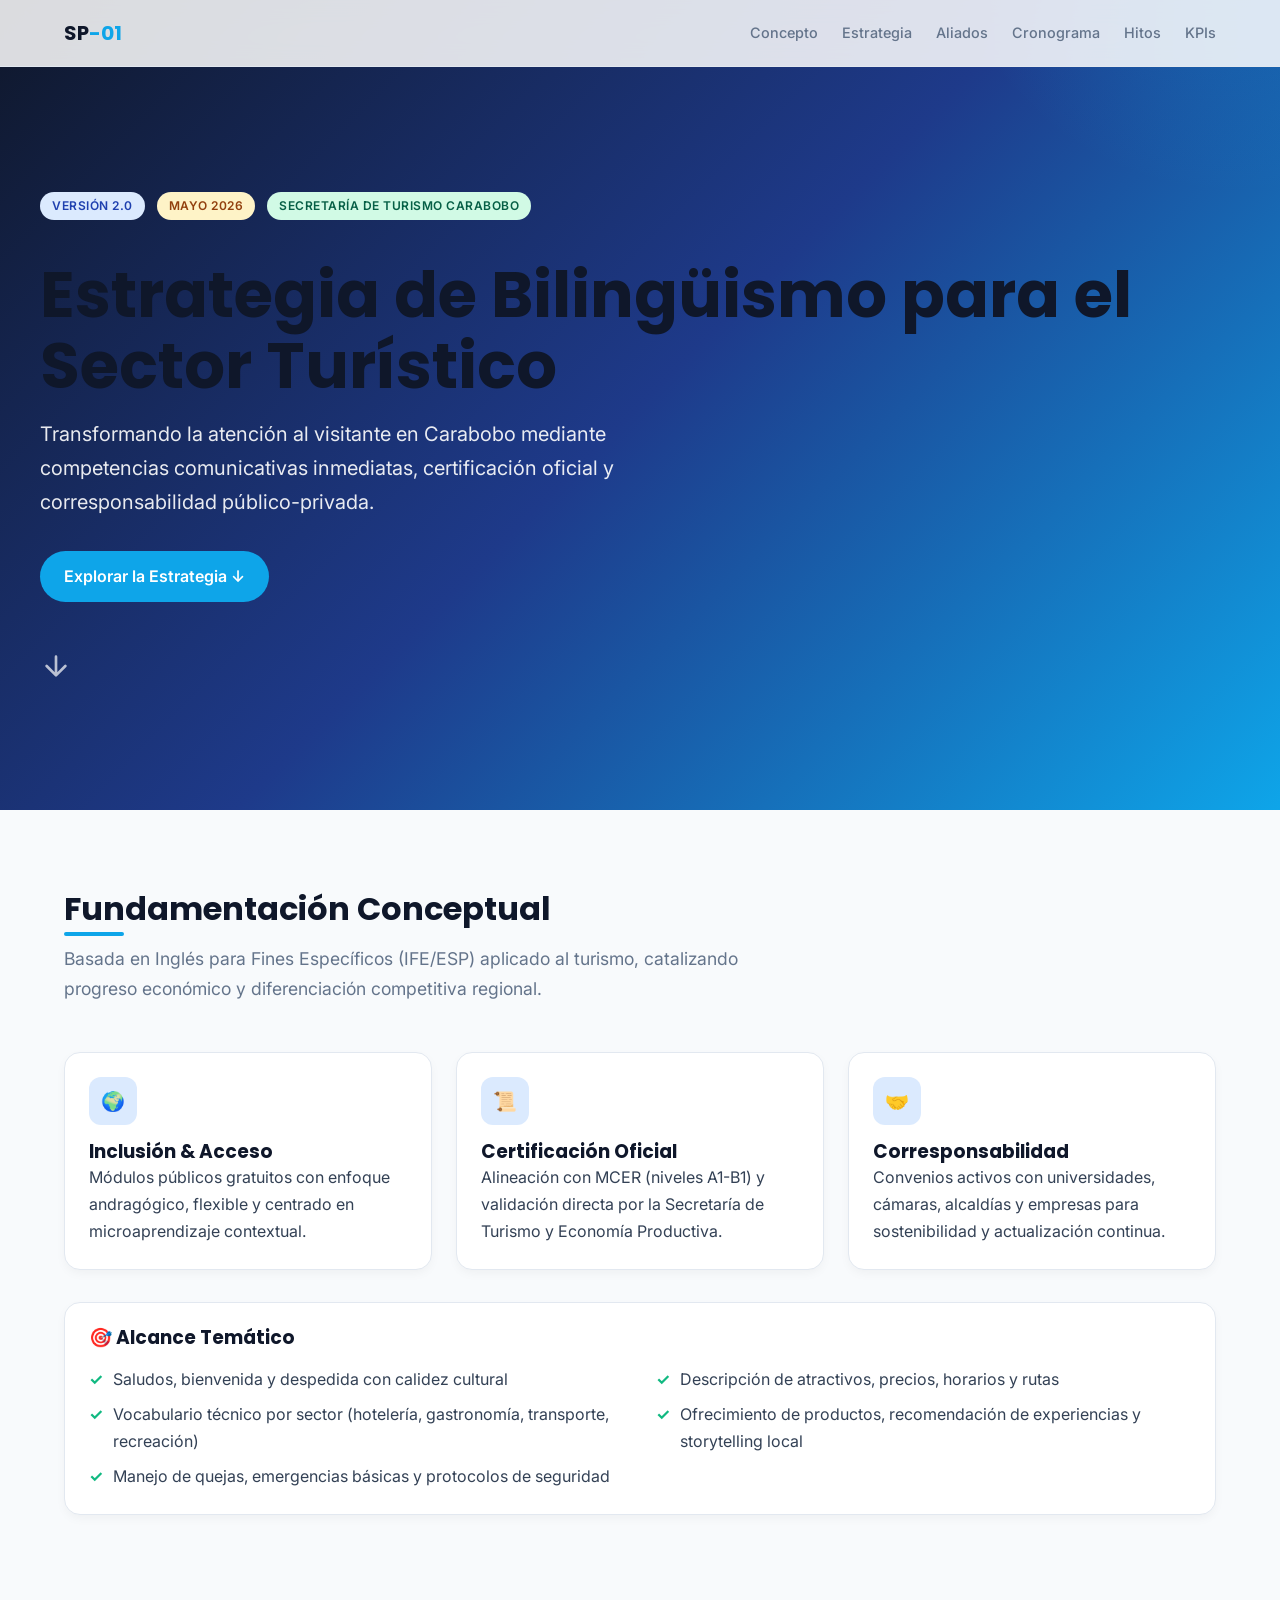
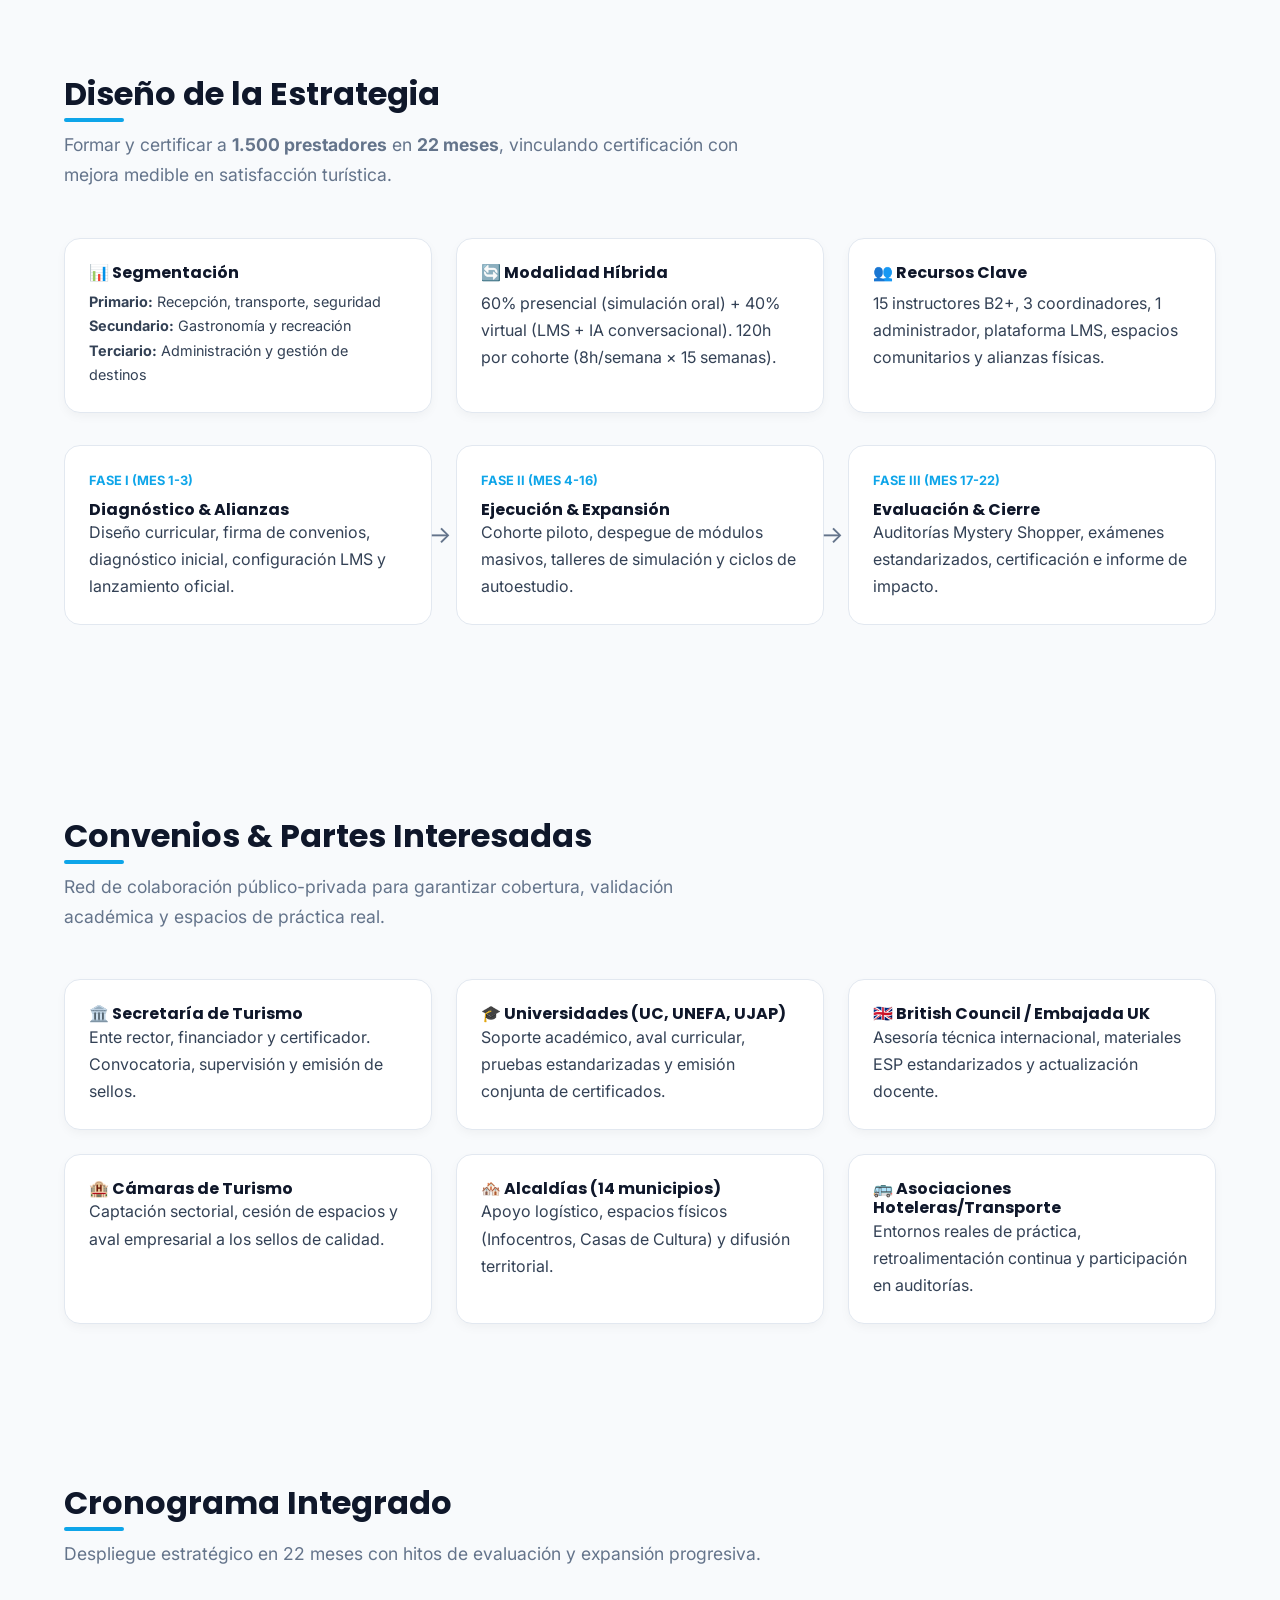
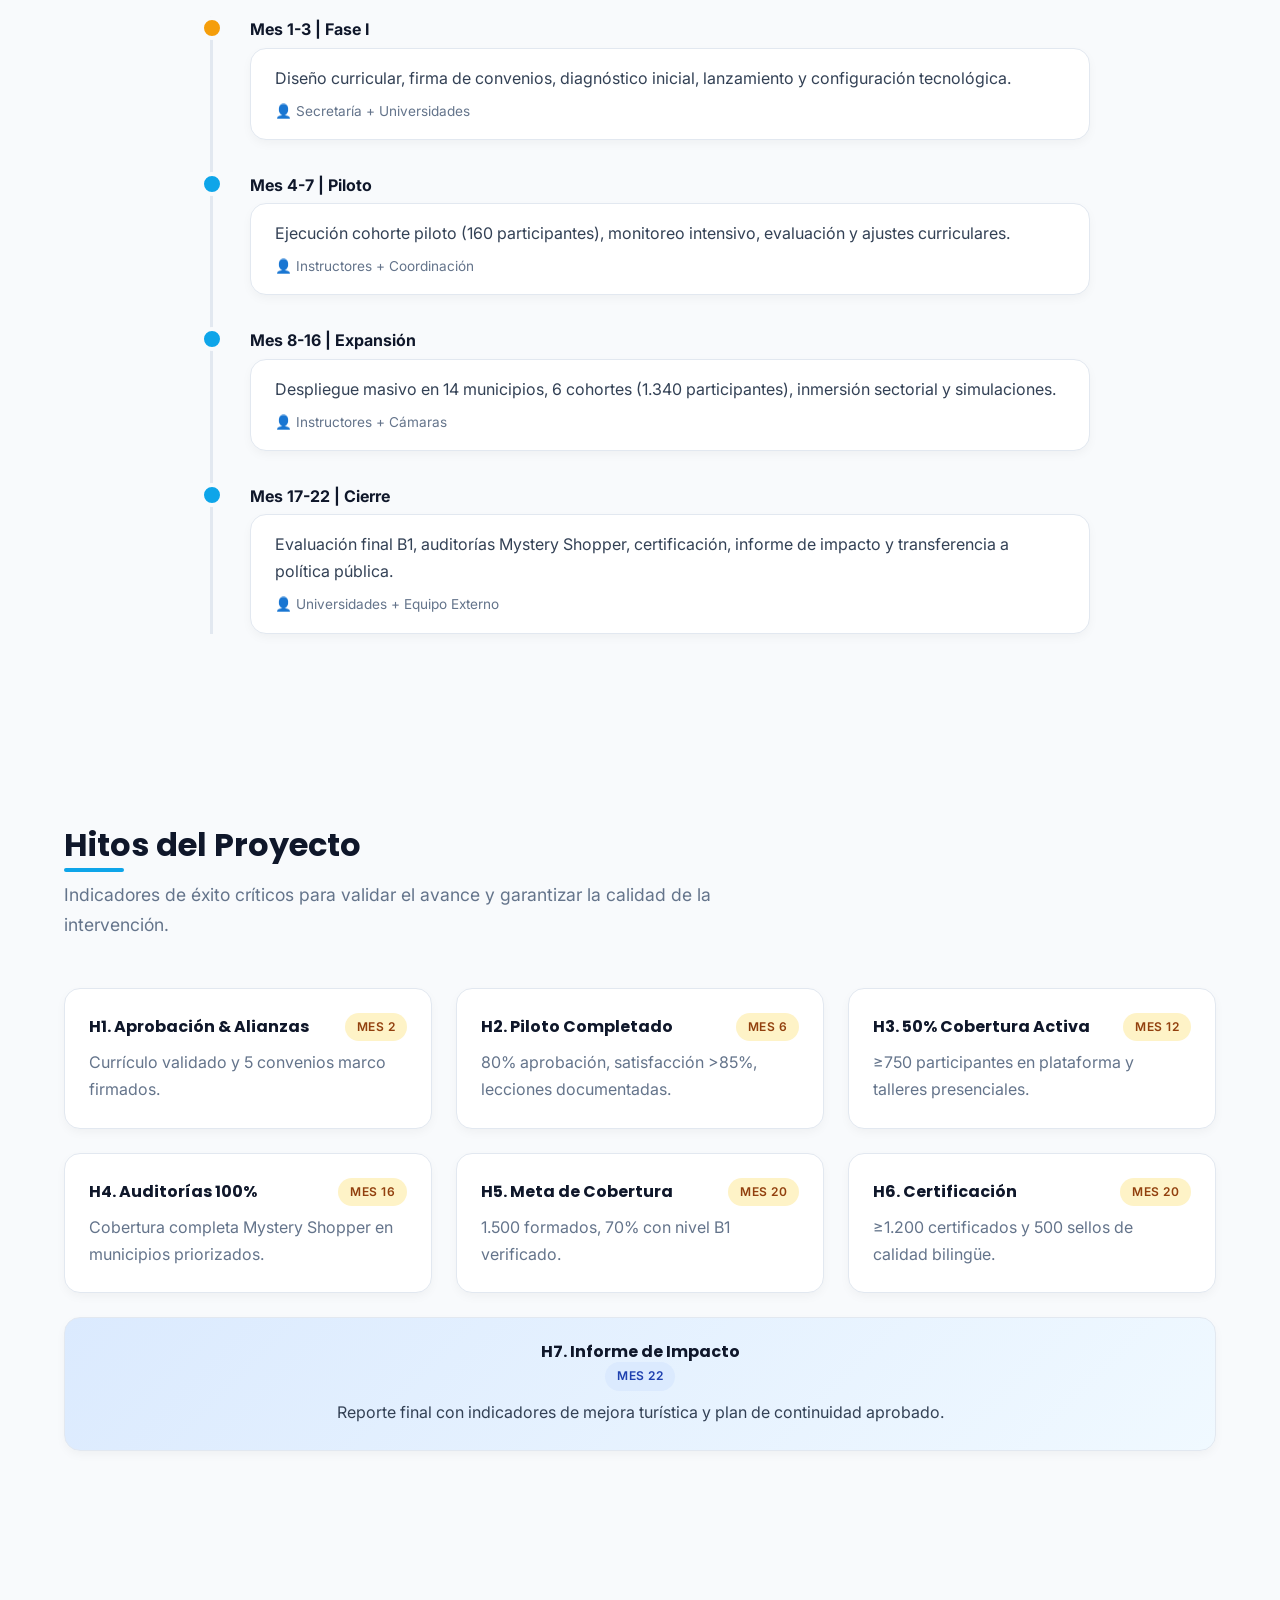
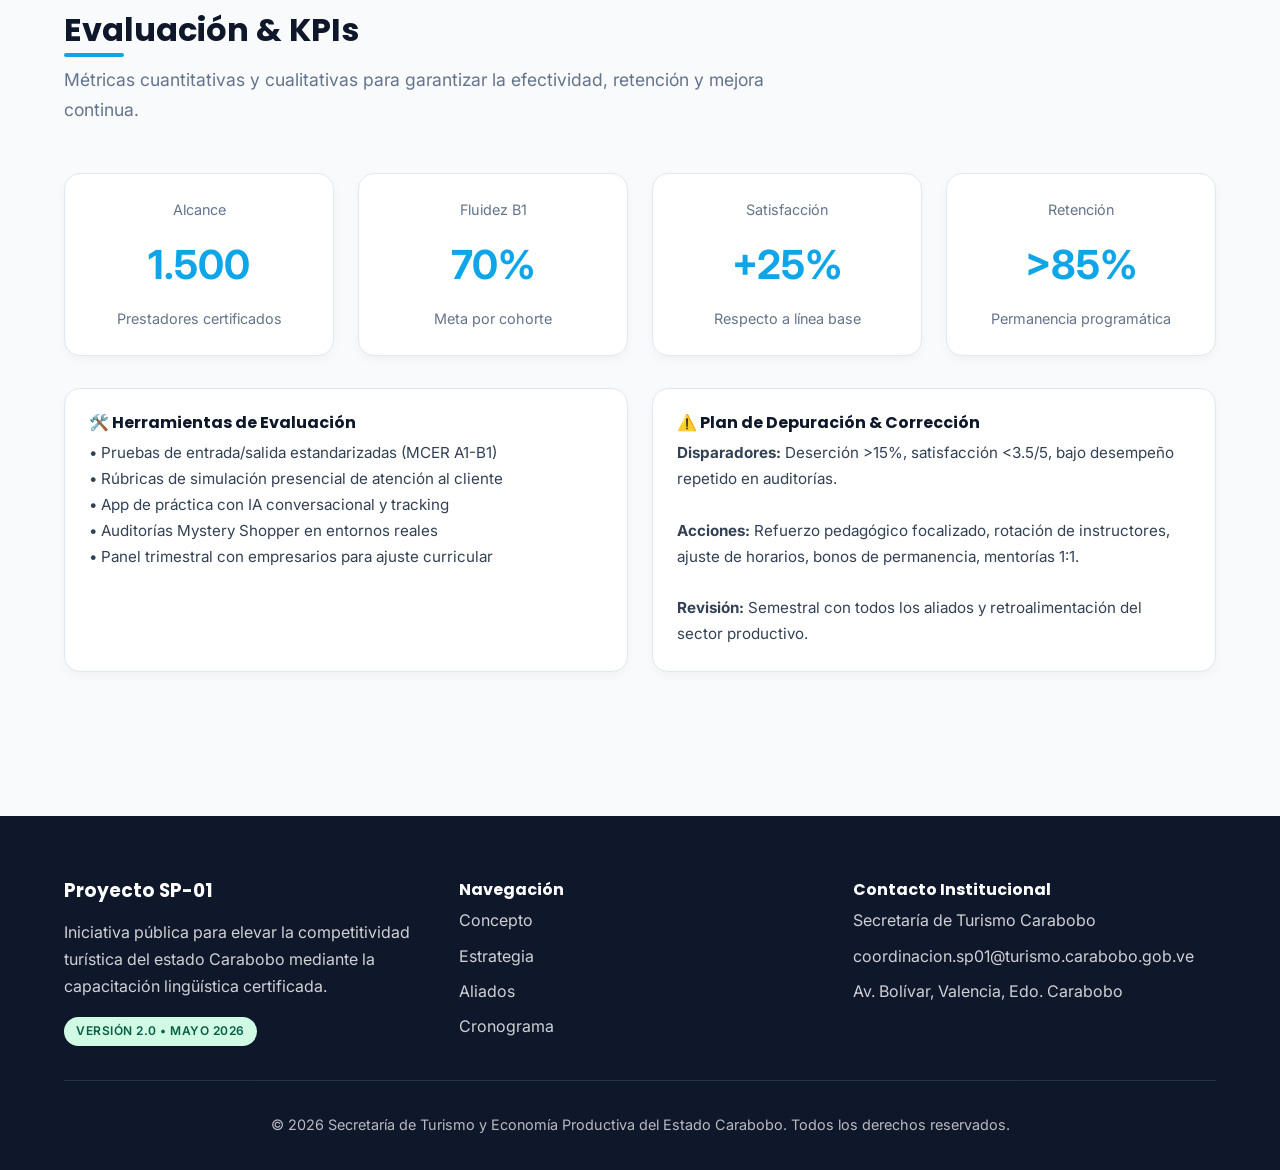
<file: varios/Qwen_html_20260508_vsmobbj5x.html>
<!DOCTYPE html>
<html lang="es">
<head>
  <meta charset="UTF-8">
  <meta name="viewport" content="width=device-width, initial-scale=1.0">
  <title>Proyecto SP-01 | Bilingüismo Turístico Carabobo</title>
  <link href="https://fonts.googleapis.com/css2?family=Inter:wght@300;400;500;600;700&family=Poppins:wght@500;600;700&display=swap" rel="stylesheet">
  <style>
    :root {
      --primary: #0f172a;
      --primary-light: #1e293b;
      --accent: #0ea5e9;
      --accent-dark: #0284c7;
      --highlight: #f59e0b;
      --success: #10b981;
      --bg: #f8fafc;
      --surface: #ffffff;
      --text: #334155;
      --text-muted: #64748b;
      --border: #e2e8f0;
      --radius: 16px;
      --shadow: 0 10px 30px -5px rgba(0,0,0,0.1);
      --shadow-sm: 0 4px 12px -2px rgba(0,0,0,0.05);
      --transition: all 0.3s cubic-bezier(0.4, 0, 0.2, 1);
    }
    * { box-sizing: border-box; margin: 0; padding: 0; }
    html { scroll-behavior: smooth; }
    body { font-family: 'Inter', system-ui, sans-serif; background: var(--bg); color: var(--text); line-height: 1.7; overflow-x: hidden; }
    h1, h2, h3, h4 { font-family: 'Poppins', sans-serif; color: var(--primary); line-height: 1.2; }
    a { text-decoration: none; color: inherit; transition: var(--transition); }
    ul { list-style: none; }
    img, svg { display: block; max-width: 100%; }
    
    /* Utility */
    .container { max-width: 1200px; margin: 0 auto; padding: 0 1.5rem; }
    .section { padding: 5rem 0; }
    .section-title { font-size: 2rem; margin-bottom: 1rem; position: relative; display: inline-block; }
    .section-title::after { content: ''; position: absolute; bottom: -8px; left: 0; width: 60px; height: 4px; background: var(--accent); border-radius: 2px; }
    .section-subtitle { color: var(--text-muted); font-size: 1.1rem; margin-bottom: 3rem; max-width: 700px; }
    .badge { display: inline-block; padding: 0.25rem 0.75rem; border-radius: 999px; font-size: 0.75rem; font-weight: 600; text-transform: uppercase; letter-spacing: 0.5px; }
    .badge-blue { background: #dbeafe; color: #1e40af; }
    .badge-amber { background: #fef3c7; color: #92400e; }
    .badge-green { background: #d1fae5; color: #065f46; }
    .grid { display: grid; gap: 1.5rem; }
    .grid-2 { grid-template-columns: repeat(auto-fit, minmax(300px, 1fr)); }
    .grid-3 { grid-template-columns: repeat(auto-fit, minmax(280px, 1fr)); }
    .grid-4 { grid-template-columns: repeat(auto-fit, minmax(220px, 1fr)); }
    .card { background: var(--surface); border-radius: var(--radius); padding: 1.5rem; box-shadow: var(--shadow-sm); border: 1px solid var(--border); transition: var(--transition); }
    .card:hover { transform: translateY(-4px); box-shadow: var(--shadow); border-color: var(--accent); }
    .btn { display: inline-flex; align-items: center; justify-content: center; padding: 0.75rem 1.5rem; border-radius: 999px; font-weight: 600; cursor: pointer; transition: var(--transition); border: none; }
    .btn-primary { background: var(--accent); color: white; }
    .btn-primary:hover { background: var(--accent-dark); }
    .reveal { opacity: 0; transform: translateY(20px); transition: all 0.6s ease; }
    .reveal.active { opacity: 1; transform: translateY(0); }

    /* Navigation */
    nav { position: fixed; top: 0; left: 0; right: 0; z-index: 1000; background: rgba(255,255,255,0.85); backdrop-filter: blur(12px); border-bottom: 1px solid var(--border); transition: var(--transition); }
    .nav-container { display: flex; justify-content: space-between; align-items: center; padding: 1rem 1.5rem; max-width: 1200px; margin: 0 auto; }
    .logo { font-family: 'Poppins'; font-weight: 700; font-size: 1.25rem; color: var(--primary); }
    .logo span { color: var(--accent); }
    .nav-links { display: flex; gap: 1.5rem; }
    .nav-links a { font-weight: 500; font-size: 0.9rem; color: var(--text-muted); position: relative; }
    .nav-links a:hover, .nav-links a.active { color: var(--accent); }
    .mobile-toggle { display: none; background: none; border: none; font-size: 1.5rem; cursor: pointer; color: var(--primary); }

    /* Hero */
    .hero { min-height: 90vh; display: flex; align-items: center; background: linear-gradient(135deg, #0f172a 0%, #1e3a8a 50%, #0ea5e9 100%); color: white; padding: 8rem 1.5rem 4rem; position: relative; overflow: hidden; }
    .hero::before { content: ''; position: absolute; top: -50%; right: -20%; width: 600px; height: 600px; background: radial-gradient(circle, rgba(14,165,233,0.3) 0%, transparent 70%); border-radius: 50%; }
    .hero-content { max-width: 1200px; margin: 0 auto; width: 100%; position: relative; z-index: 1; }
    .hero h1 { font-size: clamp(2.5rem, 5vw, 4rem); margin-bottom: 1rem; line-height: 1.1; }
    .hero p { font-size: 1.25rem; opacity: 0.9; max-width: 650px; margin-bottom: 2rem; }
    .meta-tags { display: flex; flex-wrap: wrap; gap: 0.75rem; margin-bottom: 2.5rem; }
    .scroll-indicator { margin-top: 3rem; animation: bounce 2s infinite; opacity: 0.7; }
    @keyframes bounce { 0%, 20%, 50%, 80%, 100% { transform: translateY(0); } 40% { transform: translateY(-10px); } 60% { transform: translateY(-5px); } }

    /* Principios & Alcance */
    .principle-icon { width: 48px; height: 48px; background: #dbeafe; color: var(--accent-dark); border-radius: 12px; display: flex; align-items: center; justify-content: center; margin-bottom: 1rem; font-size: 1.2rem; font-weight: bold; }
    .scope-list li { margin-bottom: 0.5rem; padding-left: 1.5rem; position: relative; }
    .scope-list li::before { content: '✓'; position: absolute; left: 0; color: var(--success); font-weight: bold; }

    /* Estrategia */
    .phase-flow { display: flex; gap: 1.5rem; flex-wrap: wrap; margin-bottom: 2rem; }
    .phase-card { flex: 1; min-width: 250px; background: var(--surface); padding: 1.5rem; border-radius: var(--radius); border: 1px solid var(--border); position: relative; }
    .phase-card::after { content: '→'; position: absolute; right: -20px; top: 50%; transform: translateY(-50%); color: var(--text-muted); font-size: 1.5rem; }
    .phase-card:last-child::after { display: none; }
    .phase-tag { font-size: 0.8rem; font-weight: 700; color: var(--accent); text-transform: uppercase; margin-bottom: 0.5rem; }

    /* Timeline */
    .timeline { position: relative; max-width: 900px; margin: 0 auto; }
    .timeline::before { content: ''; position: absolute; left: 20px; top: 0; bottom: 0; width: 3px; background: var(--border); }
    .timeline-item { position: relative; padding-left: 60px; margin-bottom: 2rem; }
    .timeline-dot { position: absolute; left: 10px; top: 0; width: 24px; height: 24px; background: var(--accent); border: 4px solid var(--bg); border-radius: 50%; z-index: 1; }
    .timeline-item.active .timeline-dot { background: var(--highlight); }
    .timeline-month { font-weight: 700; color: var(--primary); margin-bottom: 0.25rem; }
    .timeline-content { background: var(--surface); padding: 1rem 1.5rem; border-radius: var(--radius); box-shadow: var(--shadow-sm); border: 1px solid var(--border); }
    .timeline-content .resp { font-size: 0.85rem; color: var(--text-muted); margin-top: 0.5rem; }

    /* Tablas Modernas */
    .modern-table { width: 100%; border-collapse: collapse; margin-top: 1rem; background: var(--surface); border-radius: var(--radius); overflow: hidden; box-shadow: var(--shadow-sm); }
    .modern-table th, .modern-table td { padding: 1rem; text-align: left; border-bottom: 1px solid var(--border); }
    .modern-table th { background: #f1f5f9; font-weight: 600; color: var(--primary); }
    .modern-table tr:last-child td { border-bottom: none; }
    .modern-table tr:hover td { background: #f8fafc; }
    @media (max-width: 768px) {
      .modern-table, .modern-table thead, .modern-table tbody, .modern-table th, .modern-table td, .modern-table tr { display: block; }
      .modern-table thead tr { position: absolute; top: -9999px; left: -9999px; }
      .modern-table tr { margin-bottom: 1rem; border: 1px solid var(--border); border-radius: var(--radius); padding: 1rem; }
      .modern-table td { border: none; padding: 0.5rem 0; position: relative; }
      .modern-table td::before { content: attr(data-label); font-weight: 600; color: var(--primary); display: block; margin-bottom: 0.25rem; }
    }

    /* KPIs */
    .kpi-card { text-align: center; padding: 1.5rem; }
    .kpi-value { font-size: 2.5rem; font-weight: 700; color: var(--accent); margin: 0.5rem 0; }
    .kpi-label { color: var(--text-muted); font-size: 0.9rem; }

    /* Footer */
    footer { background: var(--primary); color: white; padding: 4rem 1.5rem 2rem; margin-top: 4rem; }
    .footer-grid { display: grid; grid-template-columns: repeat(auto-fit, minmax(250px, 1fr)); gap: 2rem; max-width: 1200px; margin: 0 auto 2rem; }
    .footer-links a { display: block; margin-bottom: 0.5rem; opacity: 0.8; }
    .footer-links a:hover { opacity: 1; color: var(--accent); }
    .copyright { text-align: center; border-top: 1px solid #334155; padding-top: 2rem; opacity: 0.7; font-size: 0.9rem; }
    .back-top { position: fixed; bottom: 2rem; right: 2rem; background: var(--accent); color: white; width: 48px; height: 48px; border-radius: 50%; display: flex; align-items: center; justify-content: center; box-shadow: var(--shadow); cursor: pointer; opacity: 0; transition: var(--transition); pointer-events: none; }
    .back-top.visible { opacity: 1; pointer-events: auto; }

    @media (max-width: 768px) {
      .nav-links { display: none; position: absolute; top: 100%; left: 0; right: 0; background: white; flex-direction: column; padding: 1rem; box-shadow: var(--shadow); }
      .nav-links.active { display: flex; }
      .mobile-toggle { display: block; }
      .phase-card::after { display: none; }
      .hero { min-height: 70vh; padding-top: 6rem; }
    }
  </style>
</head>
<body>

  <!-- Navegación -->
  <nav id="navbar">
    <div class="nav-container">
      <a href="#" class="logo">SP<span>-01</span></a>
      <button class="mobile-toggle" onclick="toggleMenu()">☰</button>
      <div class="nav-links" id="navLinks">
        <a href="#concepto">Concepto</a>
        <a href="#estrategia">Estrategia</a>
        <a href="#convenios">Aliados</a>
        <a href="#cronograma">Cronograma</a>
        <a href="#hitos">Hitos</a>
        <a href="#kpi">KPIs</a>
      </div>
    </div>
  </nav>

  <!-- Hero -->
  <header class="hero">
    <div class="hero-content reveal active">
      <div class="meta-tags">
        <span class="badge badge-blue">Versión 2.0</span>
        <span class="badge badge-amber">Mayo 2026</span>
        <span class="badge badge-green">Secretaría de Turismo Carabobo</span>
      </div>
      <h1>Estrategia de Bilingüismo para el Sector Turístico</h1>
      <p>Transformando la atención al visitante en Carabobo mediante competencias comunicativas inmediatas, certificación oficial y corresponsabilidad público-privada.</p>
      <a href="#estrategia" class="btn btn-primary">Explorar la Estrategia ↓</a>
      <div class="scroll-indicator">
        <svg width="32" height="32" viewBox="0 0 24 24" fill="none" stroke="currentColor" stroke-width="2" stroke-linecap="round" stroke-linejoin="round"><path d="M12 5v14M19 12l-7 7-7-7"/></svg>
      </div>
    </div>
  </header>

  <main class="container">
    <!-- 1. Fundamentación -->
    <section id="concepto" class="section">
      <h2 class="section-title reveal">Fundamentación Conceptual</h2>
      <p class="section-subtitle reveal">Basada en Inglés para Fines Específicos (IFE/ESP) aplicado al turismo, catalizando progreso económico y diferenciación competitiva regional.</p>
      
      <div class="grid grid-3 reveal">
        <div class="card">
          <div class="principle-icon">🌍</div>
          <h3>Inclusión & Acceso</h3>
          <p>Módulos públicos gratuitos con enfoque andragógico, flexible y centrado en microaprendizaje contextual.</p>
        </div>
        <div class="card">
          <div class="principle-icon">📜</div>
          <h3>Certificación Oficial</h3>
          <p>Alineación con MCER (niveles A1-B1) y validación directa por la Secretaría de Turismo y Economía Productiva.</p>
        </div>
        <div class="card">
          <div class="principle-icon">🤝</div>
          <h3>Corresponsabilidad</h3>
          <p>Convenios activos con universidades, cámaras, alcaldías y empresas para sostenibilidad y actualización continua.</p>
        </div>
      </div>

      <div class="card reveal" style="margin-top: 2rem;">
        <h3 style="margin-bottom: 1rem;">🎯 Alcance Temático</h3>
        <ul class="scope-list" style="columns: 2; column-gap: 2rem;">
          <li>Saludos, bienvenida y despedida con calidez cultural</li>
          <li>Vocabulario técnico por sector (hotelería, gastronomía, transporte, recreación)</li>
          <li>Manejo de quejas, emergencias básicas y protocolos de seguridad</li>
          <li>Descripción de atractivos, precios, horarios y rutas</li>
          <li>Ofrecimiento de productos, recomendación de experiencias y storytelling local</li>
        </ul>
      </div>
    </section>

    <!-- 2. Estrategia -->
    <section id="estrategia" class="section">
      <h2 class="section-title reveal">Diseño de la Estrategia</h2>
      <p class="section-subtitle reveal">Formar y certificar a <strong>1.500 prestadores</strong> en <strong>22 meses</strong>, vinculando certificación con mejora medible en satisfacción turística.</p>

      <div class="grid grid-3 reveal">
        <div class="card">
          <h4>📊 Segmentación</h4>
          <ul style="margin-top: 0.5rem; font-size: 0.9rem;">
            <li><strong>Primario:</strong> Recepción, transporte, seguridad</li>
            <li><strong>Secundario:</strong> Gastronomía y recreación</li>
            <li><strong>Terciario:</strong> Administración y gestión de destinos</li>
          </ul>
        </div>
        <div class="card">
          <h4>🔄 Modalidad Híbrida</h4>
          <p style="margin-top: 0.5rem;">60% presencial (simulación oral) + 40% virtual (LMS + IA conversacional). 120h por cohorte (8h/semana × 15 semanas).</p>
        </div>
        <div class="card">
          <h4>👥 Recursos Clave</h4>
          <p style="margin-top: 0.5rem;">15 instructores B2+, 3 coordinadores, 1 administrador, plataforma LMS, espacios comunitarios y alianzas físicas.</p>
        </div>
      </div>

      <div class="phase-flow reveal" style="margin-top: 2rem;">
        <div class="phase-card">
          <div class="phase-tag">Fase I (Mes 1-3)</div>
          <h4>Diagnóstico & Alianzas</h4>
          <p>Diseño curricular, firma de convenios, diagnóstico inicial, configuración LMS y lanzamiento oficial.</p>
        </div>
        <div class="phase-card">
          <div class="phase-tag">Fase II (Mes 4-16)</div>
          <h4>Ejecución & Expansión</h4>
          <p>Cohorte piloto, despegue de módulos masivos, talleres de simulación y ciclos de autoestudio.</p>
        </div>
        <div class="phase-card">
          <div class="phase-tag">Fase III (Mes 17-22)</div>
          <h4>Evaluación & Cierre</h4>
          <p>Auditorías Mystery Shopper, exámenes estandarizados, certificación e informe de impacto.</p>
        </div>
      </div>
    </section>

    <!-- 3. Convenios -->
    <section id="convenios" class="section">
      <h2 class="section-title reveal">Convenios & Partes Interesadas</h2>
      <p class="section-subtitle reveal">Red de colaboración público-privada para garantizar cobertura, validación académica y espacios de práctica real.</p>
      
      <div class="grid grid-3 reveal">
        <div class="card">
          <h4>🏛️ Secretaría de Turismo</h4>
          <p>Ente rector, financiador y certificador. Convocatoria, supervisión y emisión de sellos.</p>
        </div>
        <div class="card">
          <h4>🎓 Universidades (UC, UNEFA, UJAP)</h4>
          <p>Soporte académico, aval curricular, pruebas estandarizadas y emisión conjunta de certificados.</p>
        </div>
        <div class="card">
          <h4>🇬🇧 British Council / Embajada UK</h4>
          <p>Asesoría técnica internacional, materiales ESP estandarizados y actualización docente.</p>
        </div>
        <div class="card">
          <h4>🏨 Cámaras de Turismo</h4>
          <p>Captación sectorial, cesión de espacios y aval empresarial a los sellos de calidad.</p>
        </div>
        <div class="card">
          <h4>🏘️ Alcaldías (14 municipios)</h4>
          <p>Apoyo logístico, espacios físicos (Infocentros, Casas de Cultura) y difusión territorial.</p>
        </div>
        <div class="card">
          <h4>🚌 Asociaciones Hoteleras/Transporte</h4>
          <p>Entornos reales de práctica, retroalimentación continua y participación en auditorías.</p>
        </div>
      </div>
    </section>

    <!-- 4. Cronograma -->
    <section id="cronograma" class="section">
      <h2 class="section-title reveal">Cronograma Integrado</h2>
      <p class="section-subtitle reveal">Despliegue estratégico en 22 meses con hitos de evaluación y expansión progresiva.</p>
      
      <div class="timeline reveal">
        <div class="timeline-item active">
          <div class="timeline-dot"></div>
          <div class="timeline-month">Mes 1-3 | Fase I</div>
          <div class="timeline-content">
            Diseño curricular, firma de convenios, diagnóstico inicial, lanzamiento y configuración tecnológica.
            <div class="resp">👤 Secretaría + Universidades</div>
          </div>
        </div>
        <div class="timeline-item">
          <div class="timeline-dot"></div>
          <div class="timeline-month">Mes 4-7 | Piloto</div>
          <div class="timeline-content">
            Ejecución cohorte piloto (160 participantes), monitoreo intensivo, evaluación y ajustes curriculares.
            <div class="resp">👤 Instructores + Coordinación</div>
          </div>
        </div>
        <div class="timeline-item">
          <div class="timeline-dot"></div>
          <div class="timeline-month">Mes 8-16 | Expansión</div>
          <div class="timeline-content">
            Despliegue masivo en 14 municipios, 6 cohortes (1.340 participantes), inmersión sectorial y simulaciones.
            <div class="resp">👤 Instructores + Cámaras</div>
          </div>
        </div>
        <div class="timeline-item">
          <div class="timeline-dot"></div>
          <div class="timeline-month">Mes 17-22 | Cierre</div>
          <div class="timeline-content">
            Evaluación final B1, auditorías Mystery Shopper, certificación, informe de impacto y transferencia a política pública.
            <div class="resp">👤 Universidades + Equipo Externo</div>
          </div>
        </div>
      </div>
    </section>

    <!-- 5. Hitos -->
    <section id="hitos" class="section">
      <h2 class="section-title reveal">Hitos del Proyecto</h2>
      <p class="section-subtitle reveal">Indicadores de éxito críticos para validar el avance y garantizar la calidad de la intervención.</p>
      
      <div class="grid grid-2 reveal">
        <div class="card">
          <div style="display:flex; justify-content:space-between; align-items:center;">
            <h4>H1. Aprobación & Alianzas</h4>
            <span class="badge badge-amber">Mes 2</span>
          </div>
          <p style="margin-top:0.5rem; color:var(--text-muted);">Currículo validado y 5 convenios marco firmados.</p>
        </div>
        <div class="card">
          <div style="display:flex; justify-content:space-between; align-items:center;">
            <h4>H2. Piloto Completado</h4>
            <span class="badge badge-amber">Mes 6</span>
          </div>
          <p style="margin-top:0.5rem; color:var(--text-muted);">80% aprobación, satisfacción >85%, lecciones documentadas.</p>
        </div>
        <div class="card">
          <div style="display:flex; justify-content:space-between; align-items:center;">
            <h4>H3. 50% Cobertura Activa</h4>
            <span class="badge badge-amber">Mes 12</span>
          </div>
          <p style="margin-top:0.5rem; color:var(--text-muted);">≥750 participantes en plataforma y talleres presenciales.</p>
        </div>
        <div class="card">
          <div style="display:flex; justify-content:space-between; align-items:center;">
            <h4>H4. Auditorías 100%</h4>
            <span class="badge badge-amber">Mes 16</span>
          </div>
          <p style="margin-top:0.5rem; color:var(--text-muted);">Cobertura completa Mystery Shopper en municipios priorizados.</p>
        </div>
        <div class="card">
          <div style="display:flex; justify-content:space-between; align-items:center;">
            <h4>H5. Meta de Cobertura</h4>
            <span class="badge badge-amber">Mes 20</span>
          </div>
          <p style="margin-top:0.5rem; color:var(--text-muted);">1.500 formados, 70% con nivel B1 verificado.</p>
        </div>
        <div class="card">
          <div style="display:flex; justify-content:space-between; align-items:center;">
            <h4>H6. Certificación</h4>
            <span class="badge badge-amber">Mes 20</span>
          </div>
          <p style="margin-top:0.5rem; color:var(--text-muted);">≥1.200 certificados y 500 sellos de calidad bilingüe.</p>
        </div>
        <div class="card" style="grid-column: 1 / -1; text-align:center; background: linear-gradient(135deg, #dbeafe, #f0f9ff);">
          <h4>H7. Informe de Impacto</h4>
          <span class="badge badge-blue">Mes 22</span>
          <p style="margin-top:0.5rem;">Reporte final con indicadores de mejora turística y plan de continuidad aprobado.</p>
        </div>
      </div>
    </section>

    <!-- 6. KPIs -->
    <section id="kpi" class="section">
      <h2 class="section-title reveal">Evaluación & KPIs</h2>
      <p class="section-subtitle reveal">Métricas cuantitativas y cualitativas para garantizar la efectividad, retención y mejora continua.</p>

      <div class="grid grid-4 reveal" style="margin-bottom: 2rem;">
        <div class="card kpi-card">
          <div class="kpi-label">Alcance</div>
          <div class="kpi-value">1.500</div>
          <div class="kpi-label">Prestadores certificados</div>
        </div>
        <div class="card kpi-card">
          <div class="kpi-label">Fluidez B1</div>
          <div class="kpi-value">70%</div>
          <div class="kpi-label">Meta por cohorte</div>
        </div>
        <div class="card kpi-card">
          <div class="kpi-label">Satisfacción</div>
          <div class="kpi-value">+25%</div>
          <div class="kpi-label">Respecto a línea base</div>
        </div>
        <div class="card kpi-card">
          <div class="kpi-label">Retención</div>
          <div class="kpi-value">>85%</div>
          <div class="kpi-label">Permanencia programática</div>
        </div>
      </div>

      <div class="grid grid-2 reveal">
        <div class="card">
          <h4>🛠️ Herramientas de Evaluación</h4>
          <ul style="margin-top: 0.5rem; font-size: 0.95rem;">
            <li>• Pruebas de entrada/salida estandarizadas (MCER A1-B1)</li>
            <li>• Rúbricas de simulación presencial de atención al cliente</li>
            <li>• App de práctica con IA conversacional y tracking</li>
            <li>• Auditorías Mystery Shopper en entornos reales</li>
            <li>• Panel trimestral con empresarios para ajuste curricular</li>
          </ul>
        </div>
        <div class="card">
          <h4>⚠️ Plan de Depuración & Corrección</h4>
          <p style="margin-top: 0.5rem; font-size: 0.95rem;">
            <strong>Disparadores:</strong> Deserción >15%, satisfacción <3.5/5, bajo desempeño repetido en auditorías.<br><br>
            <strong>Acciones:</strong> Refuerzo pedagógico focalizado, rotación de instructores, ajuste de horarios, bonos de permanencia, mentorías 1:1.<br><br>
            <strong>Revisión:</strong> Semestral con todos los aliados y retroalimentación del sector productivo.
          </p>
        </div>
      </div>
    </section>
  </main>

  <!-- Footer -->
  <footer>
    <div class="container">
      <div class="footer-grid">
        <div>
          <h3 style="color:white; margin-bottom:1rem;">Proyecto SP-01</h3>
          <p style="opacity:0.8; margin-bottom:1rem;">Iniciativa pública para elevar la competitividad turística del estado Carabobo mediante la capacitación lingüística certificada.</p>
          <span class="badge badge-green">Versión 2.0 • Mayo 2026</span>
        </div>
        <div class="footer-links">
          <h4 style="color:white; margin-bottom:0.5rem;">Navegación</h4>
          <a href="#concepto">Concepto</a>
          <a href="#estrategia">Estrategia</a>
          <a href="#convenios">Aliados</a>
          <a href="#cronograma">Cronograma</a>
        </div>
        <div class="footer-links">
          <h4 style="color:white; margin-bottom:0.5rem;">Contacto Institucional</h4>
          <a href="#">Secretaría de Turismo Carabobo</a>
          <a href="#">coordinacion.sp01@turismo.carabobo.gob.ve</a>
          <a href="#">Av. Bolívar, Valencia, Edo. Carabobo</a>
        </div>
      </div>
      <div class="copyright">
        © 2026 Secretaría de Turismo y Economía Productiva del Estado Carabobo. Todos los derechos reservados.
      </div>
    </div>
  </footer>

  <div class="back-top" id="backTop" onclick="window.scrollTo({top:0, behavior:'smooth'})">↑</div>

  <script>
    // Mobile Menu Toggle
    function toggleMenu() {
      document.getElementById('navLinks').classList.toggle('active');
    }

    // Scroll Reveal Animation
    const observer = new IntersectionObserver((entries) => {
      entries.forEach(entry => {
        if (entry.isIntersecting) {
          entry.target.classList.add('active');
        }
      });
    }, { threshold: 0.1 });

    document.querySelectorAll('.reveal').forEach(el => observer.observe(el));

    // Back to Top & Navbar Shadow
    window.addEventListener('scroll', () => {
      const backTop = document.getElementById('backTop');
      const nav = document.getElementById('navbar');
      if (window.scrollY > 400) {
        backTop.classList.add('visible');
        nav.style.boxShadow = '0 4px 20px rgba(0,0,0,0.1)';
      } else {
        backTop.classList.remove('visible');
        nav.style.boxShadow = 'none';
      }
    });

    // Close mobile menu on link click
    document.querySelectorAll('.nav-links a').forEach(link => {
      link.addEventListener('click', () => {
        document.getElementById('navLinks').classList.remove('active');
      });
    });
  </script>
</body>
</html>
</file>
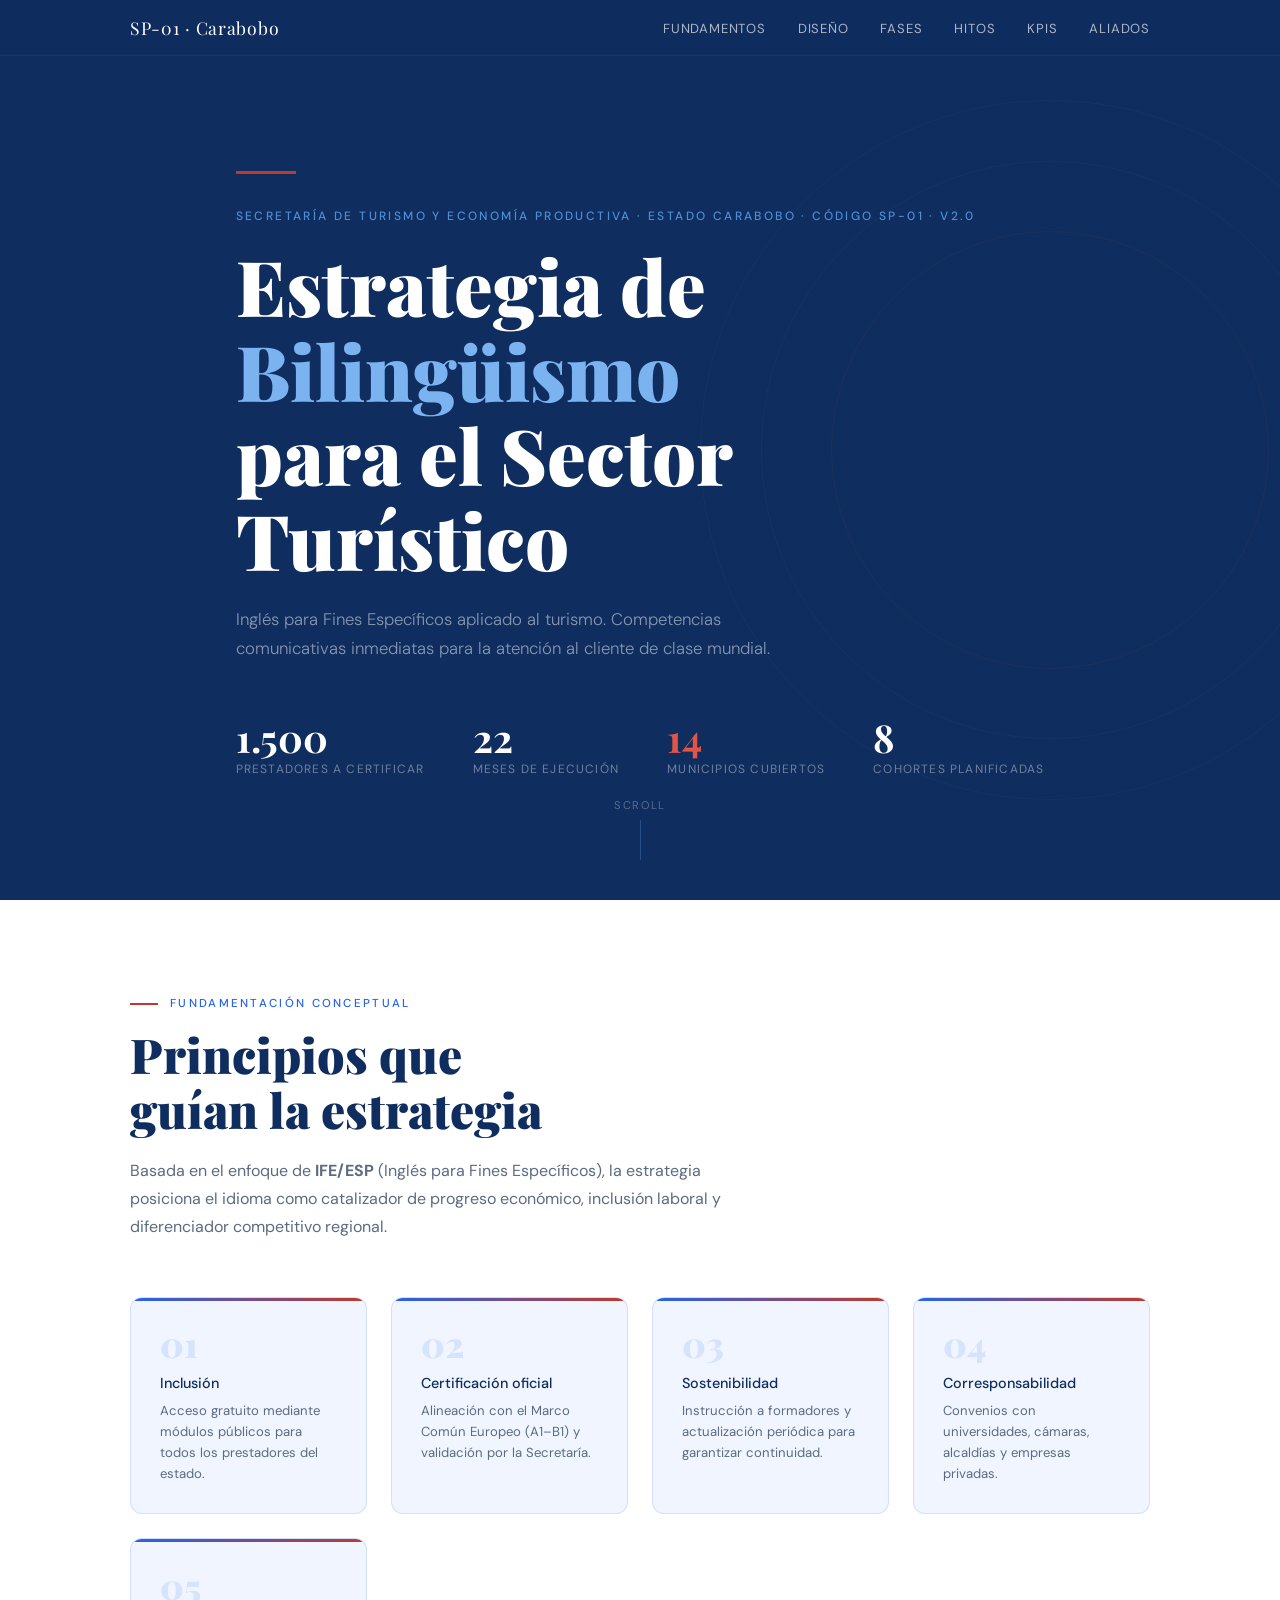
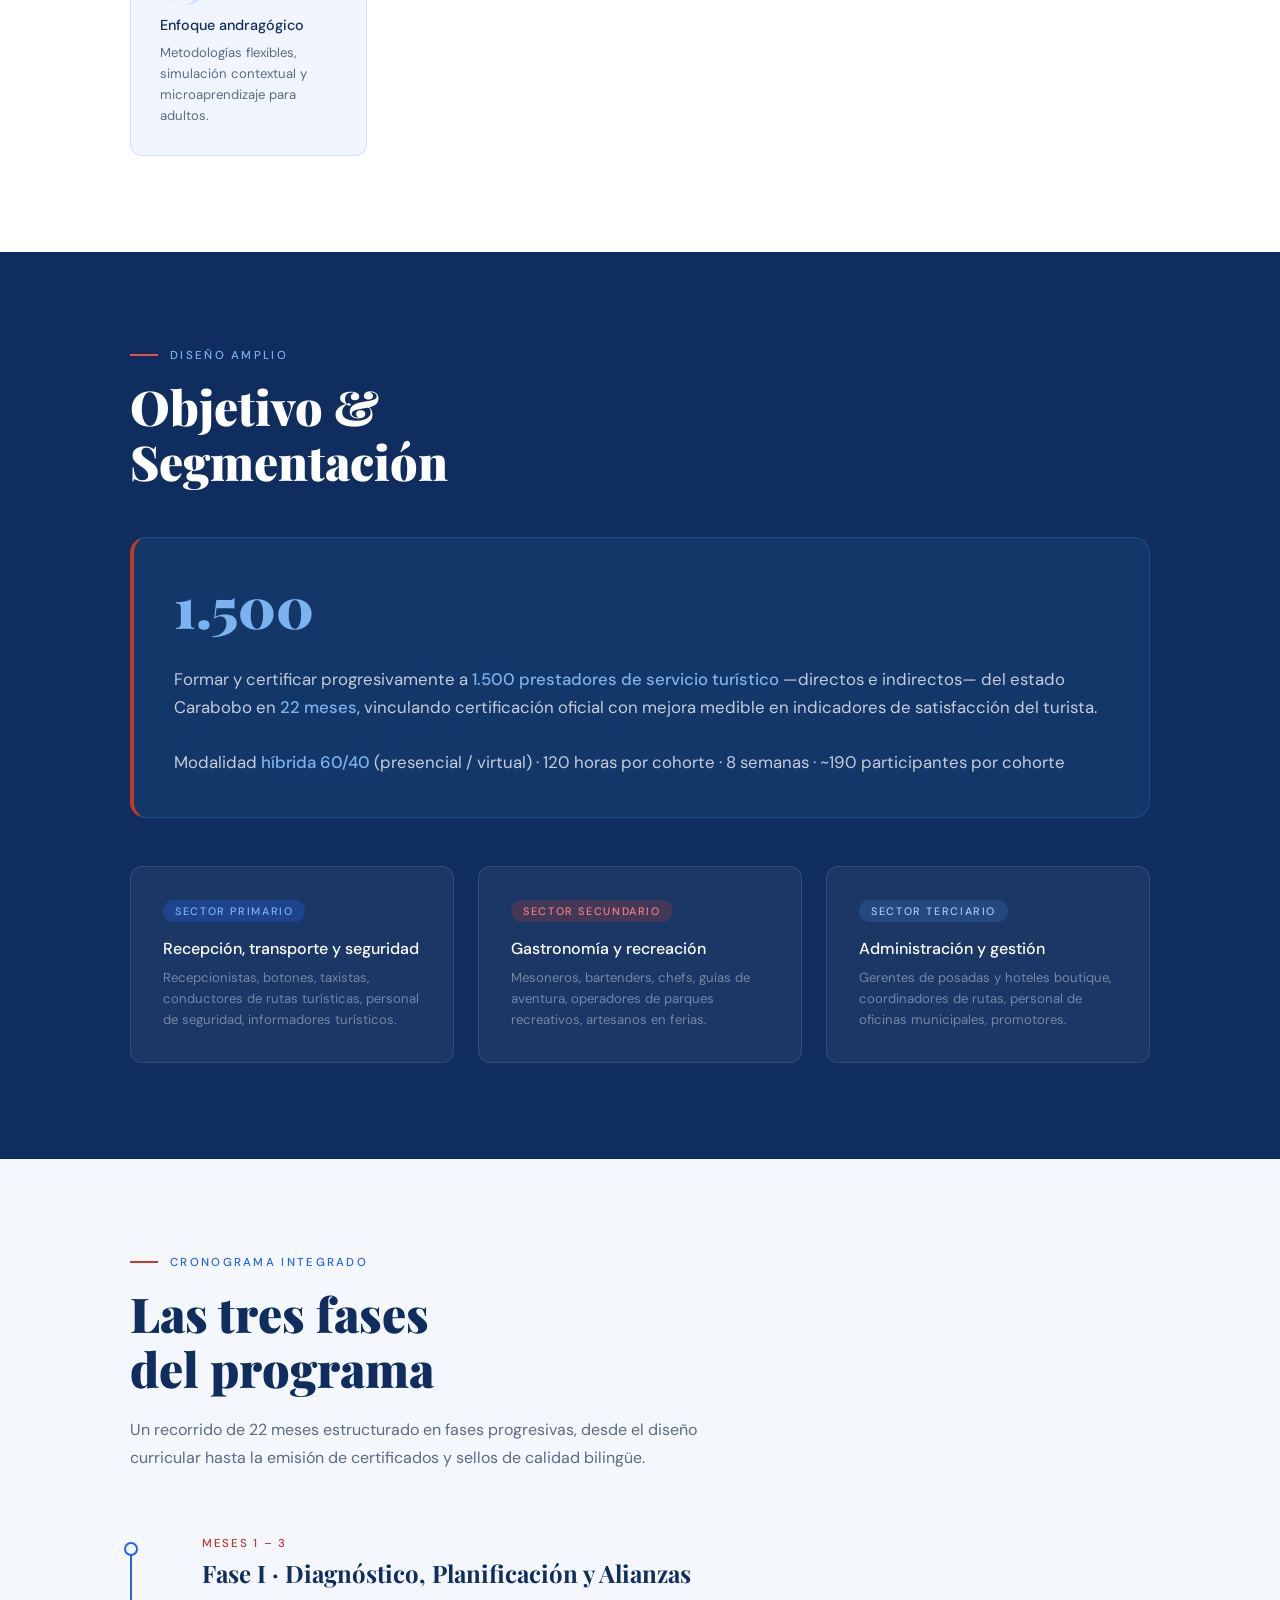
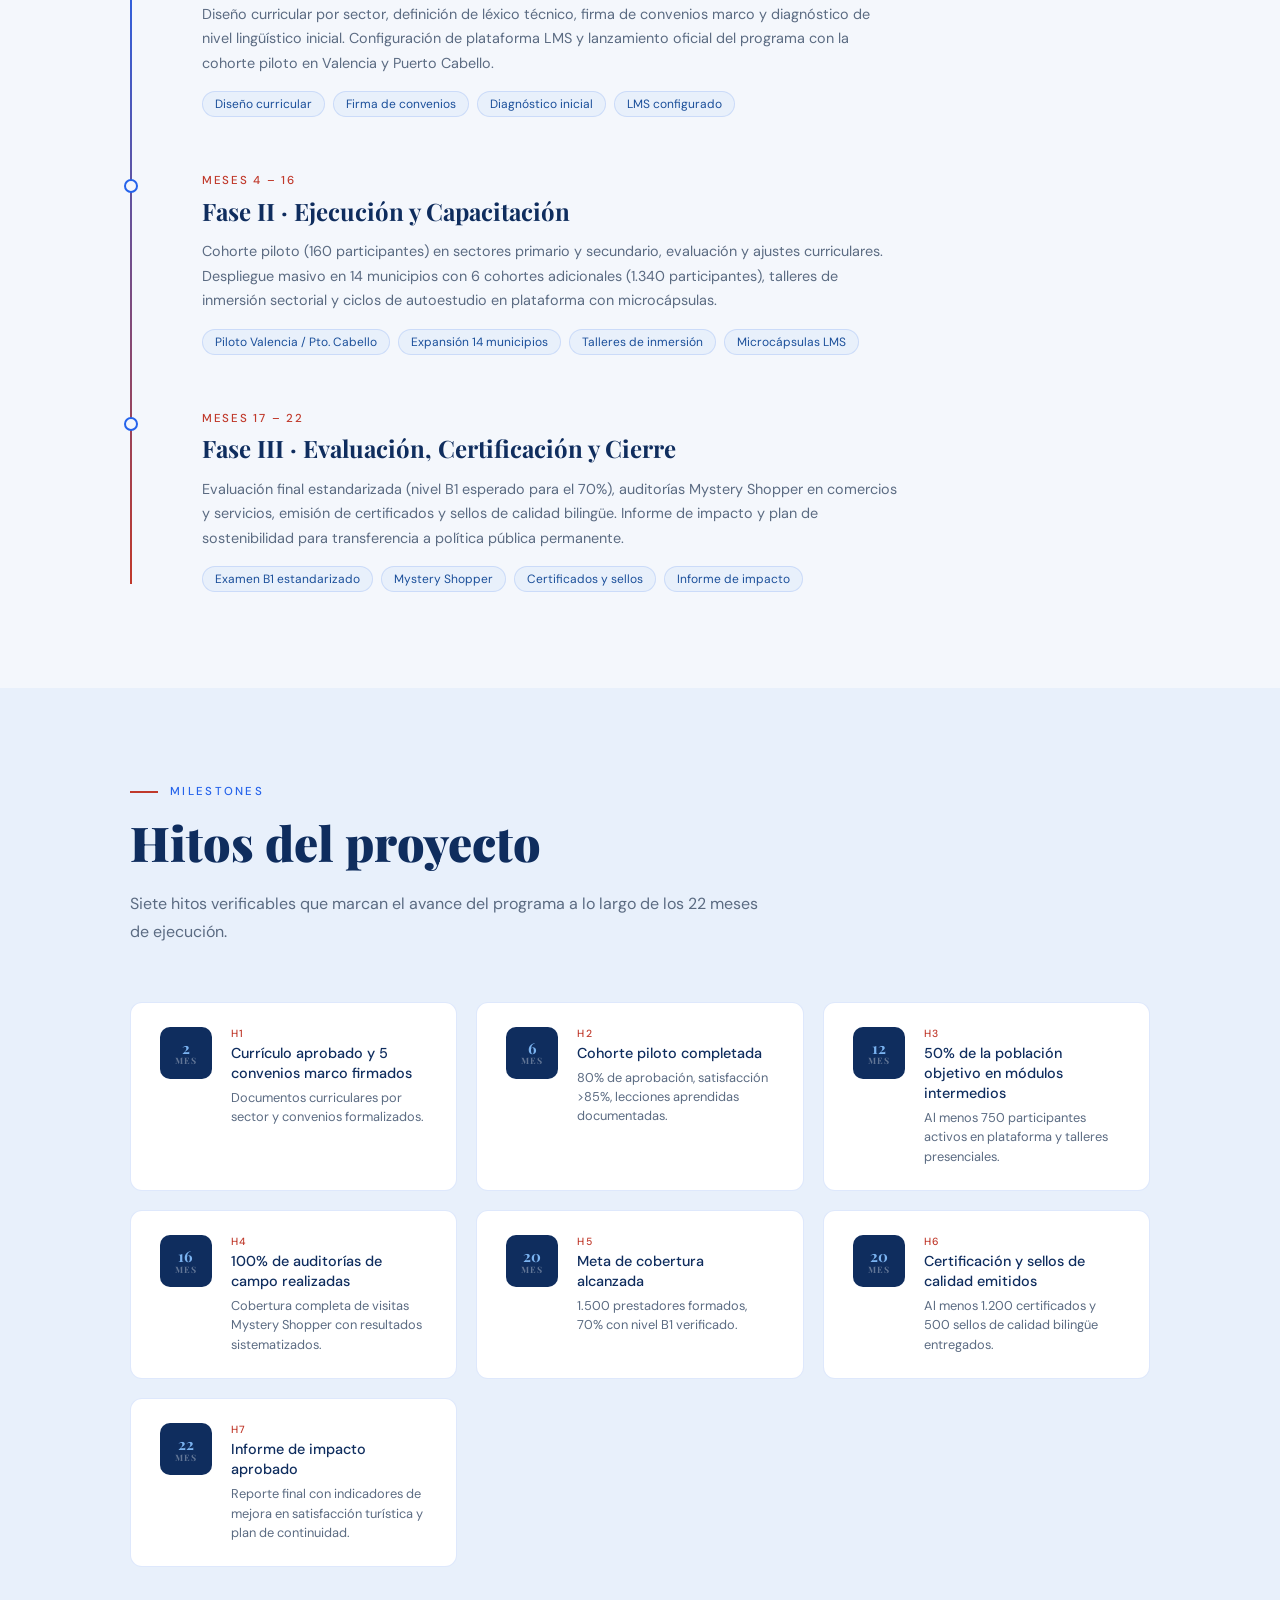
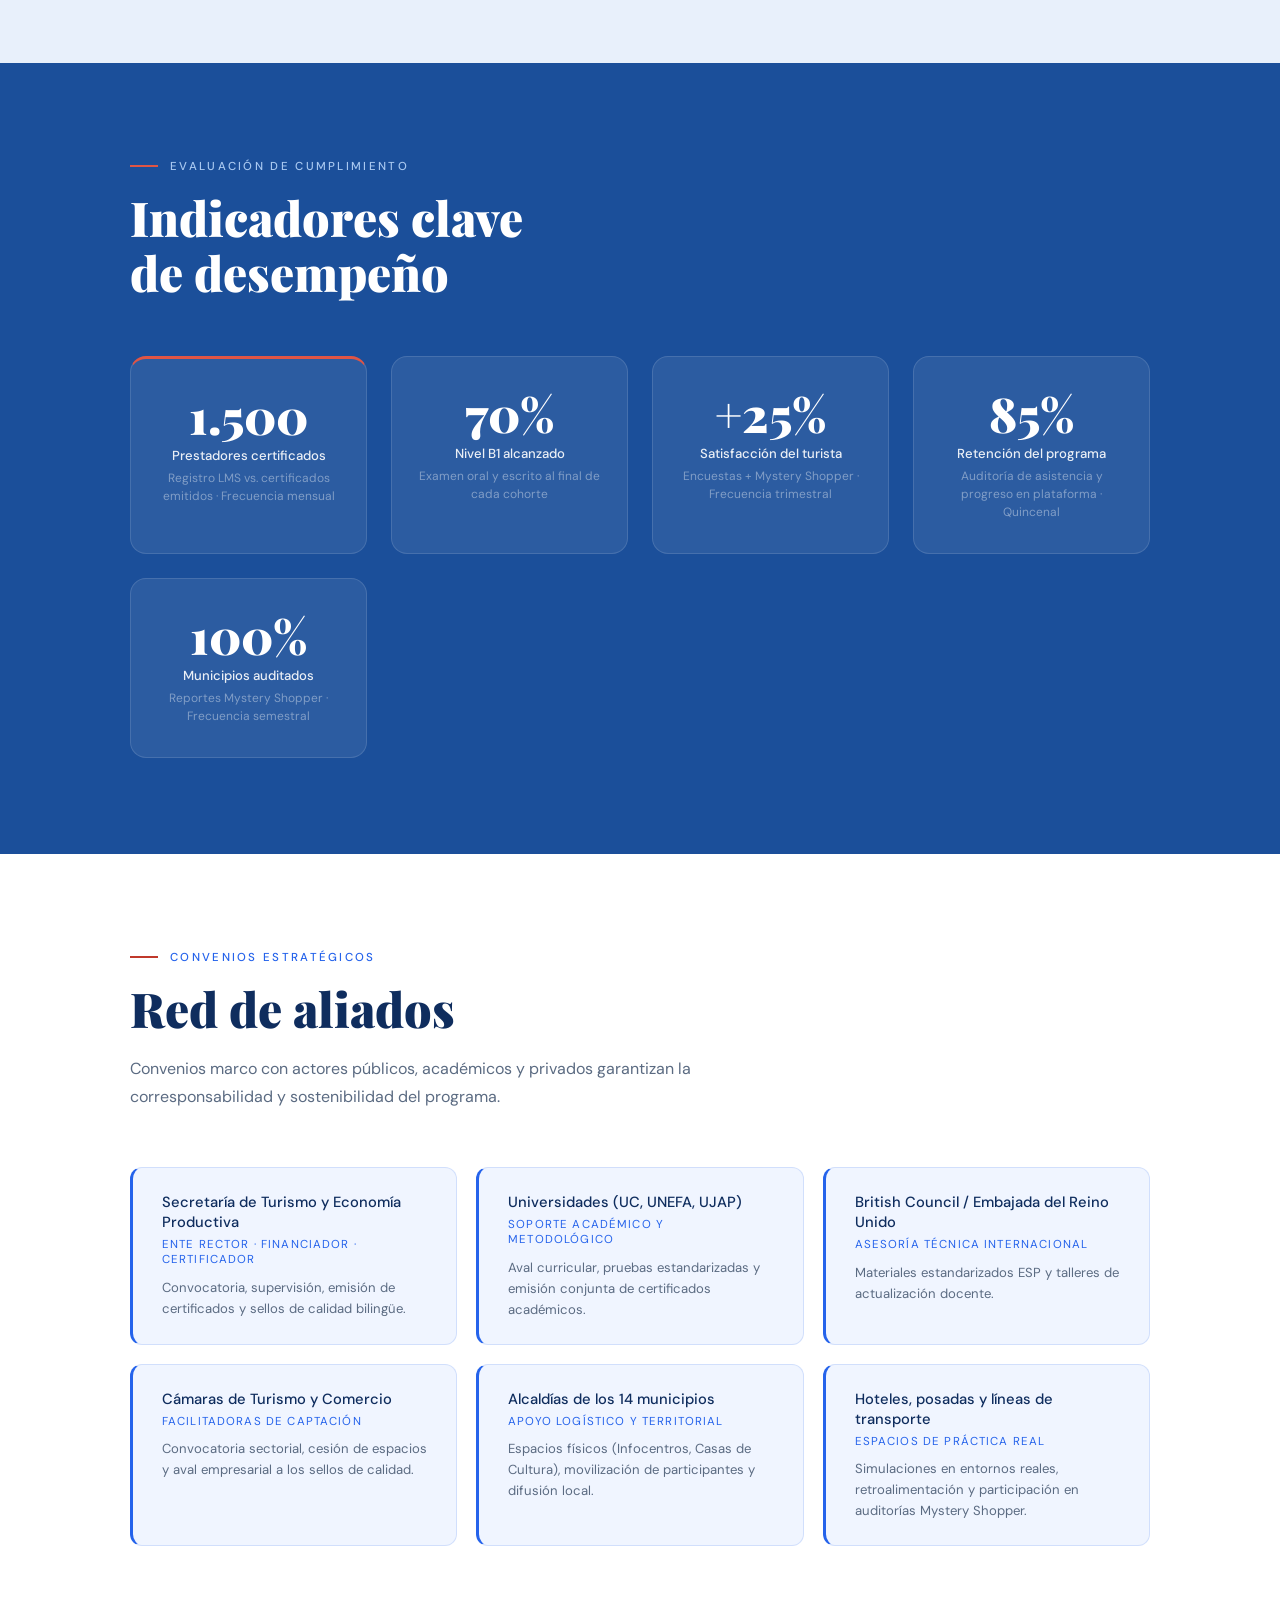
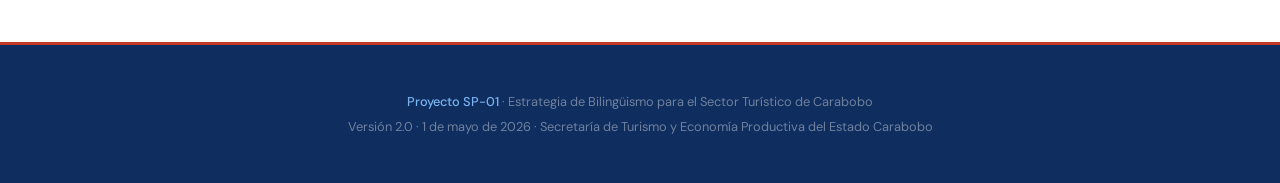
<file: varios/SP-01-presentacion (1).html>
<!DOCTYPE html>
<html lang="es">
<head>
<meta charset="UTF-8">
<meta name="viewport" content="width=device-width, initial-scale=1.0">
<title>SP-01 · Estrategia de Bilingüismo Turístico · Carabobo</title>
<link rel="preconnect" href="https://fonts.googleapis.com">
<link href="https://fonts.googleapis.com/css2?family=Playfair+Display:ital,wght@0,400;0,700;0,900;1,400&family=DM+Sans:wght@300;400;500&display=swap" rel="stylesheet">
<style>
  *, *::before, *::after { box-sizing: border-box; margin: 0; padding: 0; }

  :root {
    --red: #C0392B;
    --red-light: #E05545;
    --red-pale: #FDECEA;
    --blue-dark: #0F2D5E;
    --blue-mid: #1B4F9A;
    --blue: #2563EB;
    --blue-light: #4A90D9;
    --blue-pale: #E8F0FB;
    --blue-xpale: #F0F5FF;
    --white: #FFFFFF;
    --page: #F4F7FC;
    --text-muted: #5B6B82;
    --text-body: #1E2D3D;
    --border: rgba(37,99,235,0.15);
    --border-red: rgba(192,57,43,0.2);
    --serif: 'Playfair Display', Georgia, serif;
    --sans: 'DM Sans', system-ui, sans-serif;
  }

  html { scroll-behavior: smooth; }

  body {
    font-family: var(--sans);
    background: var(--page);
    color: var(--text-body);
    overflow-x: hidden;
  }

  /* ---- UTILITY ---- */
  .container { max-width: 1100px; margin: 0 auto; padding: 0 2.5rem; }
  .fade-up { opacity: 0; transform: translateY(40px); transition: opacity 0.8s ease, transform 0.8s ease; }
  .fade-up.visible { opacity: 1; transform: translateY(0); }
  .delay-1 { transition-delay: 0.1s; }
  .delay-2 { transition-delay: 0.2s; }
  .delay-3 { transition-delay: 0.35s; }
  .delay-4 { transition-delay: 0.5s; }
  .delay-5 { transition-delay: 0.65s; }

  /* ---- NAV ---- */
  nav {
    position: fixed; top: 0; left: 0; right: 0; z-index: 100;
    background: rgba(15,45,94,0.96);
    backdrop-filter: blur(12px);
    border-bottom: 1px solid rgba(37,99,235,0.2);
    padding: 1rem 0;
    transition: all 0.3s;
  }
  nav .inner {
    display: flex; align-items: center; justify-content: space-between;
  }
  .nav-brand {
    font-family: var(--serif); color: #fff; font-size: 1.1rem; letter-spacing: 0.04em;
    text-decoration: none;
  }
  .nav-links { display: flex; gap: 2rem; list-style: none; }
  .nav-links a {
    color: rgba(255,255,255,0.65); text-decoration: none; font-size: 0.82rem;
    letter-spacing: 0.06em; text-transform: uppercase; font-weight: 400;
    transition: color 0.2s;
  }
  .nav-links a:hover { color: #fff; }

  /* ---- HERO ---- */
  #hero {
    min-height: 100vh;
    background: var(--blue-dark);
    display: flex; flex-direction: column; justify-content: center;
    position: relative; overflow: hidden;
    padding: 7rem 0 4rem;
  }
  .hero-geo {
    position: absolute; right: -120px; top: 50%; transform: translateY(-50%);
    width: 700px; height: 700px; opacity: 0.07;
    border: 1px solid var(--blue-light);
    border-radius: 50%;
  }
  .hero-geo::before {
    content: ''; position: absolute; inset: 60px;
    border: 1px solid var(--blue-light); border-radius: 50%;
  }
  .hero-geo::after {
    content: ''; position: absolute; inset: 130px;
    border: 1px solid var(--red-light); border-radius: 50%;
  }
  .hero-line {
    display: inline-block;
    width: 60px; height: 3px; background: var(--red);
    margin-bottom: 1.8rem;
    animation: growLine 1.2s ease forwards;
  }
  @keyframes growLine { from { width: 0; } to { width: 60px; } }

  .hero-eyebrow {
    color: var(--blue-light); font-size: 0.75rem; letter-spacing: 0.2em;
    text-transform: uppercase; font-weight: 500; margin-bottom: 1.2rem;
  }
  .hero-title {
    font-family: var(--serif); color: #fff;
    font-size: clamp(2.8rem, 6vw, 5.2rem);
    line-height: 1.1; font-weight: 900;
    max-width: 800px; margin-bottom: 1.5rem;
  }
  .hero-title em { color: #7BB3F0; font-style: normal; }
  .hero-subtitle {
    color: rgba(255,255,255,0.5); font-size: 1.05rem; font-weight: 300;
    max-width: 560px; line-height: 1.7; margin-bottom: 3.5rem;
  }
  .hero-meta {
    display: flex; gap: 3rem; flex-wrap: wrap;
  }
  .hero-stat { display: flex; flex-direction: column; gap: 4px; }
  .hero-stat-num {
    font-family: var(--serif); color: #fff; font-size: 2.4rem; font-weight: 700; line-height: 1;
  }
  .hero-stat-num.accent { color: var(--red-light); }
  .hero-stat-label {
    color: rgba(255,255,255,0.4); font-size: 0.75rem; letter-spacing: 0.1em; text-transform: uppercase;
  }
  .hero-scroll {
    position: absolute; bottom: 2.5rem; left: 50%; transform: translateX(-50%);
    display: flex; flex-direction: column; align-items: center; gap: 8px;
    color: rgba(255,255,255,0.3); font-size: 0.7rem; letter-spacing: 0.15em; text-transform: uppercase;
    animation: bounce 2s ease infinite;
  }
  .hero-scroll::after {
    content: ''; width: 1px; height: 40px; background: rgba(74,144,217,0.4);
    display: block;
  }
  @keyframes bounce { 0%,100% { transform: translateX(-50%) translateY(0); } 50% { transform: translateX(-50%) translateY(6px); } }

  /* ---- SECTION BASE ---- */
  section { padding: 6rem 0; }
  .section-label {
    font-size: 0.72rem; letter-spacing: 0.2em; text-transform: uppercase;
    color: var(--blue); font-weight: 500; margin-bottom: 1rem;
    display: flex; align-items: center; gap: 12px;
  }
  .section-label::before {
    content: ''; width: 28px; height: 2px; background: var(--red);
  }
  .section-title {
    font-family: var(--serif); font-size: clamp(1.8rem, 4vw, 3rem);
    color: var(--blue-dark); font-weight: 900; line-height: 1.15; margin-bottom: 1.2rem;
  }
  .section-body {
    color: var(--text-muted); font-size: 1rem; line-height: 1.75; max-width: 640px;
  }

  #fundamentacion { background: var(--white); }
  .principles-grid {
    display: grid; grid-template-columns: repeat(auto-fit, minmax(220px, 1fr)); gap: 1.5rem;
    margin-top: 3.5rem;
  }
  .principle-card {
    background: var(--blue-xpale); border: 1px solid var(--border);
    border-radius: 12px; padding: 1.8rem;
    position: relative; overflow: hidden;
    transition: transform 0.3s, box-shadow 0.3s;
  }
  .principle-card:hover { transform: translateY(-4px); box-shadow: 0 12px 40px rgba(37,99,235,0.1); }
  .principle-card::before {
    content: ''; position: absolute; top: 0; left: 0; right: 0; height: 3px;
    background: linear-gradient(90deg, var(--blue), var(--red));
  }
  .principle-num {
    font-family: var(--serif); font-size: 2.2rem; color: rgba(37,99,235,0.12);
    font-weight: 900; line-height: 1; margin-bottom: 0.8rem;
  }
  .principle-title { font-weight: 500; font-size: 0.9rem; color: var(--blue-dark); margin-bottom: 0.5rem; }
  .principle-desc { font-size: 0.82rem; color: var(--text-muted); line-height: 1.6; }

  #diseno { background: var(--blue-dark); }
  #diseno .section-label { color: #7BB3F0; }
  #diseno .section-label::before { background: var(--red-light); }
  #diseno .section-title { color: #fff; }
  #diseno .section-body { color: rgba(255,255,255,0.5); }

  .objetivo-banner {
    background: rgba(74,144,217,0.1); border: 1px solid rgba(74,144,217,0.25);
    border-left: 4px solid var(--red);
    border-radius: 16px; padding: 2.5rem; margin: 3rem 0;
    display: flex; align-items: center; gap: 2rem; flex-wrap: wrap;
  }
  .objetivo-big {
    font-family: var(--serif); font-size: 3.5rem; color: #7BB3F0;
    font-weight: 900; line-height: 1; flex-shrink: 0;
  }
  .objetivo-text { color: rgba(255,255,255,0.75); font-size: 1.05rem; line-height: 1.65; }
  .objetivo-text strong { color: #7BB3F0; font-weight: 500; }

  .sectores-grid {
    display: grid; grid-template-columns: repeat(3, 1fr); gap: 1.5rem;
    margin-top: 3rem;
  }
  .sector-card {
    background: rgba(255,255,255,0.05); border: 1px solid rgba(255,255,255,0.1);
    border-radius: 12px; padding: 2rem;
    transition: background 0.3s;
  }
  .sector-card:hover { background: rgba(255,255,255,0.09); }
  .sector-tag {
    display: inline-block; font-size: 0.68rem; letter-spacing: 0.15em;
    text-transform: uppercase; padding: 4px 12px;
    border-radius: 20px; margin-bottom: 1rem; font-weight: 500;
  }
  .sector-tag.primario { background: rgba(37,99,235,0.3); color: #7BB3F0; }
  .sector-tag.secundario { background: rgba(192,57,43,0.25); color: #F08080; }
  .sector-tag.terciario { background: rgba(74,144,217,0.2); color: #A8C8F0; }
  .sector-name { color: #fff; font-weight: 500; font-size: 1rem; margin-bottom: 0.5rem; }
  .sector-occ { color: rgba(255,255,255,0.4); font-size: 0.82rem; line-height: 1.6; }

  #fases { background: var(--page); }
  .timeline {
    margin-top: 4rem; position: relative;
    padding-left: 2rem;
  }
  .timeline::before {
    content: ''; position: absolute; left: 0; top: 8px; bottom: 8px;
    width: 2px; background: linear-gradient(to bottom, var(--blue), var(--red));
  }
  .tl-item {
    position: relative; padding-left: 2.5rem; margin-bottom: 3.5rem;
  }
  .tl-item:last-child { margin-bottom: 0; }
  .tl-dot {
    position: absolute; left: -2rem; top: 6px; margin-left: -6px;
    width: 14px; height: 14px; border-radius: 50%;
    background: var(--page); border: 2px solid var(--blue);
    transition: background 0.3s;
  }
  .tl-item:hover .tl-dot { background: var(--blue); }
  .tl-period {
    font-size: 0.72rem; letter-spacing: 0.15em; text-transform: uppercase;
    color: var(--red); font-weight: 500; margin-bottom: 0.4rem;
  }
  .tl-fase-name {
    font-family: var(--serif); font-size: 1.5rem; color: var(--blue-dark);
    font-weight: 700; margin-bottom: 0.8rem;
  }
  .tl-body { color: var(--text-muted); font-size: 0.9rem; line-height: 1.7; max-width: 700px; }
  .tl-tags { display: flex; flex-wrap: wrap; gap: 8px; margin-top: 1rem; }
  .tl-tag {
    background: var(--blue-pale); color: var(--blue-mid);
    font-size: 0.75rem; padding: 4px 12px; border-radius: 20px;
    border: 1px solid var(--border);
  }

  #hitos { background: var(--blue-pale); }
  .hitos-grid {
    display: grid; grid-template-columns: repeat(auto-fit, minmax(280px, 1fr));
    gap: 1.2rem; margin-top: 3.5rem;
  }
  .hito-card {
    background: var(--white); border-radius: 12px; border: 1px solid var(--border);
    padding: 1.5rem 1.8rem; display: flex; gap: 1.2rem; align-items: flex-start;
    transition: transform 0.3s, box-shadow 0.3s;
  }
  .hito-card:hover { transform: translateY(-3px); box-shadow: 0 8px 30px rgba(37,99,235,0.1); }
  .hito-mes {
    flex-shrink: 0; background: var(--blue-dark); color: #7BB3F0;
    font-family: var(--serif); font-size: 0.95rem; font-weight: 700;
    width: 52px; height: 52px; border-radius: 10px;
    display: flex; flex-direction: column; align-items: center; justify-content: center;
    line-height: 1.1;
  }
  .hito-mes span { font-size: 0.55rem; letter-spacing: 0.1em; text-transform: uppercase; color: rgba(255,255,255,0.35); }
  .hito-info {}
  .hito-code { font-size: 0.65rem; color: var(--red); font-weight: 500; letter-spacing: 0.12em; text-transform: uppercase; margin-bottom: 0.2rem; }
  .hito-title { color: var(--blue-dark); font-size: 0.9rem; font-weight: 500; line-height: 1.4; margin-bottom: 0.3rem; }
  .hito-kpi { color: var(--text-muted); font-size: 0.8rem; line-height: 1.5; }

  #kpis { background: var(--blue-mid); }
  #kpis .section-label { color: #A8C8F0; }
  #kpis .section-label::before { background: var(--red-light); }
  #kpis .section-title { color: #fff; }
  .kpi-grid {
    display: grid; grid-template-columns: repeat(auto-fit, minmax(200px, 1fr));
    gap: 1.5rem; margin-top: 3.5rem;
  }
  .kpi-card {
    background: rgba(255,255,255,0.08); border: 1px solid rgba(255,255,255,0.12);
    border-radius: 16px; padding: 2rem 1.5rem; text-align: center;
    transition: background 0.3s;
  }
  .kpi-card:hover { background: rgba(255,255,255,0.14); }
  .kpi-card.red-accent { border-top: 3px solid var(--red-light); }
  .kpi-big {
    font-family: var(--serif); font-size: 3rem; font-weight: 900;
    color: #fff; line-height: 1; margin-bottom: 0.5rem;
  }
  .kpi-label { color: rgba(255,255,255,0.9); font-size: 0.82rem; font-weight: 500; margin-bottom: 0.3rem; }
  .kpi-method { color: rgba(255,255,255,0.4); font-size: 0.75rem; line-height: 1.5; }

  #aliados { background: var(--white); }
  .aliados-grid {
    display: grid; grid-template-columns: repeat(auto-fit, minmax(300px, 1fr));
    gap: 1.2rem; margin-top: 3.5rem;
  }
  .aliado-card {
    background: var(--blue-xpale); border: 1px solid var(--border); border-radius: 12px;
    padding: 1.5rem 1.8rem;
    border-left: 3px solid var(--blue);
    transition: box-shadow 0.3s, border-left-color 0.3s;
  }
  .aliado-card:hover { box-shadow: 0 8px 30px rgba(37,99,235,0.1); border-left-color: var(--red); }
  .aliado-name { color: var(--blue-dark); font-weight: 500; font-size: 0.92rem; margin-bottom: 0.3rem; }
  .aliado-rol { color: var(--blue); font-size: 0.72rem; text-transform: uppercase; letter-spacing: 0.1em; margin-bottom: 0.6rem; }
  .aliado-desc { color: var(--text-muted); font-size: 0.82rem; line-height: 1.6; }

  footer {
    background: var(--blue-dark); color: rgba(255,255,255,0.4);
    padding: 3rem 0; text-align: center; font-size: 0.8rem;
    border-top: 3px solid var(--red);
  }
  footer strong { color: #7BB3F0; font-weight: 500; }

  /* ---- RESPONSIVE ---- */
  @media (max-width: 720px) {
    .sectores-grid { grid-template-columns: 1fr; }
    .hero-meta { gap: 1.5rem; }
    .objetivo-big { font-size: 2.5rem; }
    .nav-links { display: none; }
  }
</style>
</head>
<body>

<!-- NAV -->
<nav>
  <div class="container inner">
    <a class="nav-brand" href="#">SP-01 · Carabobo</a>
    <ul class="nav-links">
      <li><a href="#fundamentacion">Fundamentos</a></li>
      <li><a href="#diseno">Diseño</a></li>
      <li><a href="#fases">Fases</a></li>
      <li><a href="#hitos">Hitos</a></li>
      <li><a href="#kpis">KPIs</a></li>
      <li><a href="#aliados">Aliados</a></li>
    </ul>
  </div>
</nav>

<!-- HERO -->
<section id="hero">
  <div class="hero-geo"></div>
  <div class="container">
    <div class="hero-line"></div>
    <p class="hero-eyebrow fade-up">Secretaría de Turismo y Economía Productiva · Estado Carabobo · Código SP-01 · v2.0</p>
    <h1 class="hero-title fade-up delay-1">
      Estrategia de<br><em>Bilingüismo</em><br>para el Sector Turístico
    </h1>
    <p class="hero-subtitle fade-up delay-2">
      Inglés para Fines Específicos aplicado al turismo. Competencias comunicativas inmediatas para la atención al cliente de clase mundial.
    </p>
    <div class="hero-meta fade-up delay-3">
      <div class="hero-stat">
        <span class="hero-stat-num">1.500</span>
        <span class="hero-stat-label">Prestadores a certificar</span>
      </div>
      <div class="hero-stat">
        <span class="hero-stat-num">22</span>
        <span class="hero-stat-label">Meses de ejecución</span>
      </div>
      <div class="hero-stat">
        <span class="hero-stat-num accent">14</span>
        <span class="hero-stat-label">Municipios cubiertos</span>
      </div>
      <div class="hero-stat">
        <span class="hero-stat-num">8</span>
        <span class="hero-stat-label">Cohortes planificadas</span>
      </div>
    </div>
  </div>
  <div class="hero-scroll">Scroll</div>
</section>

<!-- FUNDAMENTACION -->
<section id="fundamentacion">
  <div class="container">
    <p class="section-label fade-up">Fundamentación conceptual</p>
    <h2 class="section-title fade-up delay-1">Principios que<br>guían la estrategia</h2>
    <p class="section-body fade-up delay-2">
      Basada en el enfoque de <strong>IFE/ESP</strong> (Inglés para Fines Específicos), la estrategia posiciona el idioma como catalizador de progreso económico, inclusión laboral y diferenciador competitivo regional.
    </p>

    <div class="principles-grid">
      <div class="principle-card fade-up delay-1">
        <div class="principle-num">01</div>
        <div class="principle-title">Inclusión</div>
        <div class="principle-desc">Acceso gratuito mediante módulos públicos para todos los prestadores del estado.</div>
      </div>
      <div class="principle-card fade-up delay-2">
        <div class="principle-num">02</div>
        <div class="principle-title">Certificación oficial</div>
        <div class="principle-desc">Alineación con el Marco Común Europeo (A1–B1) y validación por la Secretaría.</div>
      </div>
      <div class="principle-card fade-up delay-3">
        <div class="principle-num">03</div>
        <div class="principle-title">Sostenibilidad</div>
        <div class="principle-desc">Instrucción a formadores y actualización periódica para garantizar continuidad.</div>
      </div>
      <div class="principle-card fade-up delay-4">
        <div class="principle-num">04</div>
        <div class="principle-title">Corresponsabilidad</div>
        <div class="principle-desc">Convenios con universidades, cámaras, alcaldías y empresas privadas.</div>
      </div>
      <div class="principle-card fade-up delay-5">
        <div class="principle-num">05</div>
        <div class="principle-title">Enfoque andragógico</div>
        <div class="principle-desc">Metodologías flexibles, simulación contextual y microaprendizaje para adultos.</div>
      </div>
    </div>
  </div>
</section>

<!-- DISEÑO ESTRATEGIA -->
<section id="diseno">
  <div class="container">
    <p class="section-label fade-up">Diseño amplio</p>
    <h2 class="section-title fade-up delay-1">Objetivo &amp;<br>Segmentación</h2>

    <div class="objetivo-banner fade-up delay-2">
      <div class="objetivo-big">1.500</div>
      <div class="objetivo-text">
        Formar y certificar progresivamente a <strong>1.500 prestadores de servicio turístico</strong> —directos e indirectos— del estado Carabobo en <strong>22 meses</strong>, vinculando certificación oficial con mejora medible en indicadores de satisfacción del turista.<br><br>
        Modalidad <strong>híbrida 60/40</strong> (presencial / virtual) · 120 horas por cohorte · 8 semanas · ~190 participantes por cohorte
      </div>
    </div>

    <div class="sectores-grid">
      <div class="sector-card fade-up delay-1">
        <span class="sector-tag primario">Sector Primario</span>
        <div class="sector-name">Recepción, transporte y seguridad</div>
        <div class="sector-occ">Recepcionistas, botones, taxistas, conductores de rutas turísticas, personal de seguridad, informadores turísticos.</div>
      </div>
      <div class="sector-card fade-up delay-2">
        <span class="sector-tag secundario">Sector Secundario</span>
        <div class="sector-name">Gastronomía y recreación</div>
        <div class="sector-occ">Mesoneros, bartenders, chefs, guías de aventura, operadores de parques recreativos, artesanos en ferias.</div>
      </div>
      <div class="sector-card fade-up delay-3">
        <span class="sector-tag terciario">Sector Terciario</span>
        <div class="sector-name">Administración y gestión</div>
        <div class="sector-occ">Gerentes de posadas y hoteles boutique, coordinadores de rutas, personal de oficinas municipales, promotores.</div>
      </div>
    </div>
  </div>
</section>

<!-- FASES -->
<section id="fases">
  <div class="container">
    <p class="section-label fade-up">Cronograma integrado</p>
    <h2 class="section-title fade-up delay-1">Las tres fases<br>del programa</h2>
    <p class="section-body fade-up delay-2">Un recorrido de 22 meses estructurado en fases progresivas, desde el diseño curricular hasta la emisión de certificados y sellos de calidad bilingüe.</p>

    <div class="timeline">
      <div class="tl-item fade-up">
        <div class="tl-dot"></div>
        <div class="tl-period">Meses 1 – 3</div>
        <div class="tl-fase-name">Fase I · Diagnóstico, Planificación y Alianzas</div>
        <div class="tl-body">Diseño curricular por sector, definición de léxico técnico, firma de convenios marco y diagnóstico de nivel lingüístico inicial. Configuración de plataforma LMS y lanzamiento oficial del programa con la cohorte piloto en Valencia y Puerto Cabello.</div>
        <div class="tl-tags">
          <span class="tl-tag">Diseño curricular</span>
          <span class="tl-tag">Firma de convenios</span>
          <span class="tl-tag">Diagnóstico inicial</span>
          <span class="tl-tag">LMS configurado</span>
        </div>
      </div>

      <div class="tl-item fade-up delay-1">
        <div class="tl-dot"></div>
        <div class="tl-period">Meses 4 – 16</div>
        <div class="tl-fase-name">Fase II · Ejecución y Capacitación</div>
        <div class="tl-body">Cohorte piloto (160 participantes) en sectores primario y secundario, evaluación y ajustes curriculares. Despliegue masivo en 14 municipios con 6 cohortes adicionales (1.340 participantes), talleres de inmersión sectorial y ciclos de autoestudio en plataforma con microcápsulas.</div>
        <div class="tl-tags">
          <span class="tl-tag">Piloto Valencia / Pto. Cabello</span>
          <span class="tl-tag">Expansión 14 municipios</span>
          <span class="tl-tag">Talleres de inmersión</span>
          <span class="tl-tag">Microcápsulas LMS</span>
        </div>
      </div>

      <div class="tl-item fade-up delay-2">
        <div class="tl-dot"></div>
        <div class="tl-period">Meses 17 – 22</div>
        <div class="tl-fase-name">Fase III · Evaluación, Certificación y Cierre</div>
        <div class="tl-body">Evaluación final estandarizada (nivel B1 esperado para el 70%), auditorías Mystery Shopper en comercios y servicios, emisión de certificados y sellos de calidad bilingüe. Informe de impacto y plan de sostenibilidad para transferencia a política pública permanente.</div>
        <div class="tl-tags">
          <span class="tl-tag">Examen B1 estandarizado</span>
          <span class="tl-tag">Mystery Shopper</span>
          <span class="tl-tag">Certificados y sellos</span>
          <span class="tl-tag">Informe de impacto</span>
        </div>
      </div>
    </div>
  </div>
</section>

<!-- HITOS -->
<section id="hitos">
  <div class="container">
    <p class="section-label fade-up">Milestones</p>
    <h2 class="section-title fade-up delay-1">Hitos del proyecto</h2>
    <p class="section-body fade-up delay-2">Siete hitos verificables que marcan el avance del programa a lo largo de los 22 meses de ejecución.</p>

    <div class="hitos-grid">
      <div class="hito-card fade-up">
        <div class="hito-mes">2<span>mes</span></div>
        <div class="hito-info">
          <div class="hito-code">H1</div>
          <div class="hito-title">Currículo aprobado y 5 convenios marco firmados</div>
          <div class="hito-kpi">Documentos curriculares por sector y convenios formalizados.</div>
        </div>
      </div>
      <div class="hito-card fade-up delay-1">
        <div class="hito-mes">6<span>mes</span></div>
        <div class="hito-info">
          <div class="hito-code">H2</div>
          <div class="hito-title">Cohorte piloto completada</div>
          <div class="hito-kpi">80% de aprobación, satisfacción >85%, lecciones aprendidas documentadas.</div>
        </div>
      </div>
      <div class="hito-card fade-up delay-2">
        <div class="hito-mes">12<span>mes</span></div>
        <div class="hito-info">
          <div class="hito-code">H3</div>
          <div class="hito-title">50% de la población objetivo en módulos intermedios</div>
          <div class="hito-kpi">Al menos 750 participantes activos en plataforma y talleres presenciales.</div>
        </div>
      </div>
      <div class="hito-card fade-up delay-3">
        <div class="hito-mes">16<span>mes</span></div>
        <div class="hito-info">
          <div class="hito-code">H4</div>
          <div class="hito-title">100% de auditorías de campo realizadas</div>
          <div class="hito-kpi">Cobertura completa de visitas Mystery Shopper con resultados sistematizados.</div>
        </div>
      </div>
      <div class="hito-card fade-up delay-1">
        <div class="hito-mes">20<span>mes</span></div>
        <div class="hito-info">
          <div class="hito-code">H5</div>
          <div class="hito-title">Meta de cobertura alcanzada</div>
          <div class="hito-kpi">1.500 prestadores formados, 70% con nivel B1 verificado.</div>
        </div>
      </div>
      <div class="hito-card fade-up delay-2">
        <div class="hito-mes">20<span>mes</span></div>
        <div class="hito-info">
          <div class="hito-code">H6</div>
          <div class="hito-title">Certificación y sellos de calidad emitidos</div>
          <div class="hito-kpi">Al menos 1.200 certificados y 500 sellos de calidad bilingüe entregados.</div>
        </div>
      </div>
      <div class="hito-card fade-up delay-3">
        <div class="hito-mes">22<span>mes</span></div>
        <div class="hito-info">
          <div class="hito-code">H7</div>
          <div class="hito-title">Informe de impacto aprobado</div>
          <div class="hito-kpi">Reporte final con indicadores de mejora en satisfacción turística y plan de continuidad.</div>
        </div>
      </div>
    </div>
  </div>
</section>

<!-- KPIs -->
<section id="kpis">
  <div class="container">
    <p class="section-label fade-up">Evaluación de cumplimiento</p>
    <h2 class="section-title fade-up delay-1">Indicadores clave<br>de desempeño</h2>

    <div class="kpi-grid">
      <div class="kpi-card red-accent fade-up">
        <div class="kpi-big">1.500</div>
        <div class="kpi-label">Prestadores certificados</div>
        <div class="kpi-method">Registro LMS vs. certificados emitidos · Frecuencia mensual</div>
      </div>
      <div class="kpi-card fade-up delay-1">
        <div class="kpi-big">70%</div>
        <div class="kpi-label">Nivel B1 alcanzado</div>
        <div class="kpi-method">Examen oral y escrito al final de cada cohorte</div>
      </div>
      <div class="kpi-card fade-up delay-2">
        <div class="kpi-big">+25%</div>
        <div class="kpi-label">Satisfacción del turista</div>
        <div class="kpi-method">Encuestas + Mystery Shopper · Frecuencia trimestral</div>
      </div>
      <div class="kpi-card fade-up delay-3">
        <div class="kpi-big">85%</div>
        <div class="kpi-label">Retención del programa</div>
        <div class="kpi-method">Auditoría de asistencia y progreso en plataforma · Quincenal</div>
      </div>
      <div class="kpi-card fade-up delay-4">
        <div class="kpi-big">100%</div>
        <div class="kpi-label">Municipios auditados</div>
        <div class="kpi-method">Reportes Mystery Shopper · Frecuencia semestral</div>
      </div>
    </div>
  </div>
</section>

<!-- ALIADOS -->
<section id="aliados">
  <div class="container">
    <p class="section-label fade-up">Convenios estratégicos</p>
    <h2 class="section-title fade-up delay-1">Red de aliados</h2>
    <p class="section-body fade-up delay-2">Convenios marco con actores públicos, académicos y privados garantizan la corresponsabilidad y sostenibilidad del programa.</p>

    <div class="aliados-grid">
      <div class="aliado-card fade-up">
        <div class="aliado-name">Secretaría de Turismo y Economía Productiva</div>
        <div class="aliado-rol">Ente rector · Financiador · Certificador</div>
        <div class="aliado-desc">Convocatoria, supervisión, emisión de certificados y sellos de calidad bilingüe.</div>
      </div>
      <div class="aliado-card fade-up delay-1">
        <div class="aliado-name">Universidades (UC, UNEFA, UJAP)</div>
        <div class="aliado-rol">Soporte académico y metodológico</div>
        <div class="aliado-desc">Aval curricular, pruebas estandarizadas y emisión conjunta de certificados académicos.</div>
      </div>
      <div class="aliado-card fade-up delay-2">
        <div class="aliado-name">British Council / Embajada del Reino Unido</div>
        <div class="aliado-rol">Asesoría técnica internacional</div>
        <div class="aliado-desc">Materiales estandarizados ESP y talleres de actualización docente.</div>
      </div>
      <div class="aliado-card fade-up delay-3">
        <div class="aliado-name">Cámaras de Turismo y Comercio</div>
        <div class="aliado-rol">Facilitadoras de captación</div>
        <div class="aliado-desc">Convocatoria sectorial, cesión de espacios y aval empresarial a los sellos de calidad.</div>
      </div>
      <div class="aliado-card fade-up delay-1">
        <div class="aliado-name">Alcaldías de los 14 municipios</div>
        <div class="aliado-rol">Apoyo logístico y territorial</div>
        <div class="aliado-desc">Espacios físicos (Infocentros, Casas de Cultura), movilización de participantes y difusión local.</div>
      </div>
      <div class="aliado-card fade-up delay-2">
        <div class="aliado-name">Hoteles, posadas y líneas de transporte</div>
        <div class="aliado-rol">Espacios de práctica real</div>
        <div class="aliado-desc">Simulaciones en entornos reales, retroalimentación y participación en auditorías Mystery Shopper.</div>
      </div>
    </div>
  </div>
</section>

<!-- FOOTER -->
<footer>
  <div class="container">
    <p><strong>Proyecto SP-01</strong> · Estrategia de Bilingüismo para el Sector Turístico de Carabobo</p>
    <p style="margin-top: 0.5rem;">Versión 2.0 · 1 de mayo de 2026 · Secretaría de Turismo y Economía Productiva del Estado Carabobo</p>
  </div>
</footer>

<script>
  const observer = new IntersectionObserver((entries) => {
    entries.forEach(e => { if (e.isIntersecting) e.target.classList.add('visible'); });
  }, { threshold: 0.12 });

  document.querySelectorAll('.fade-up').forEach(el => observer.observe(el));
</script>
</body>
</html>
</file>
